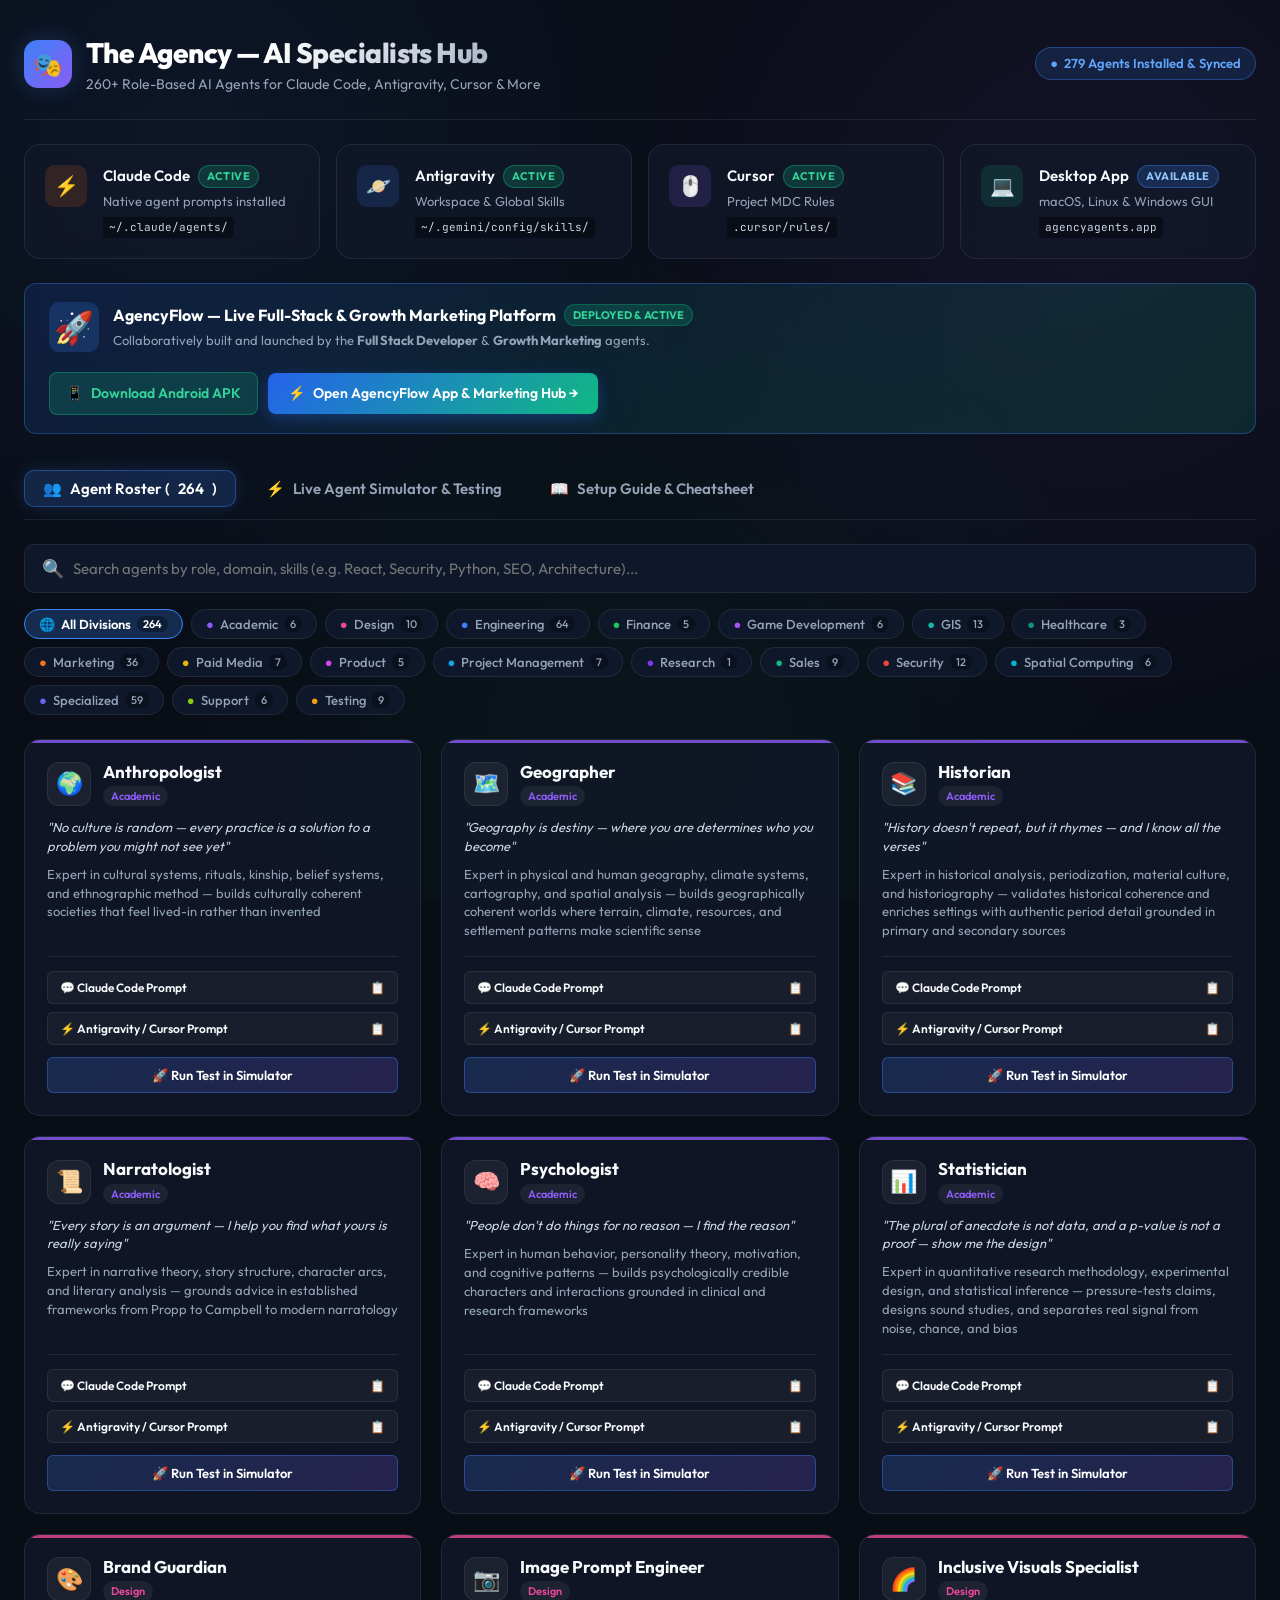
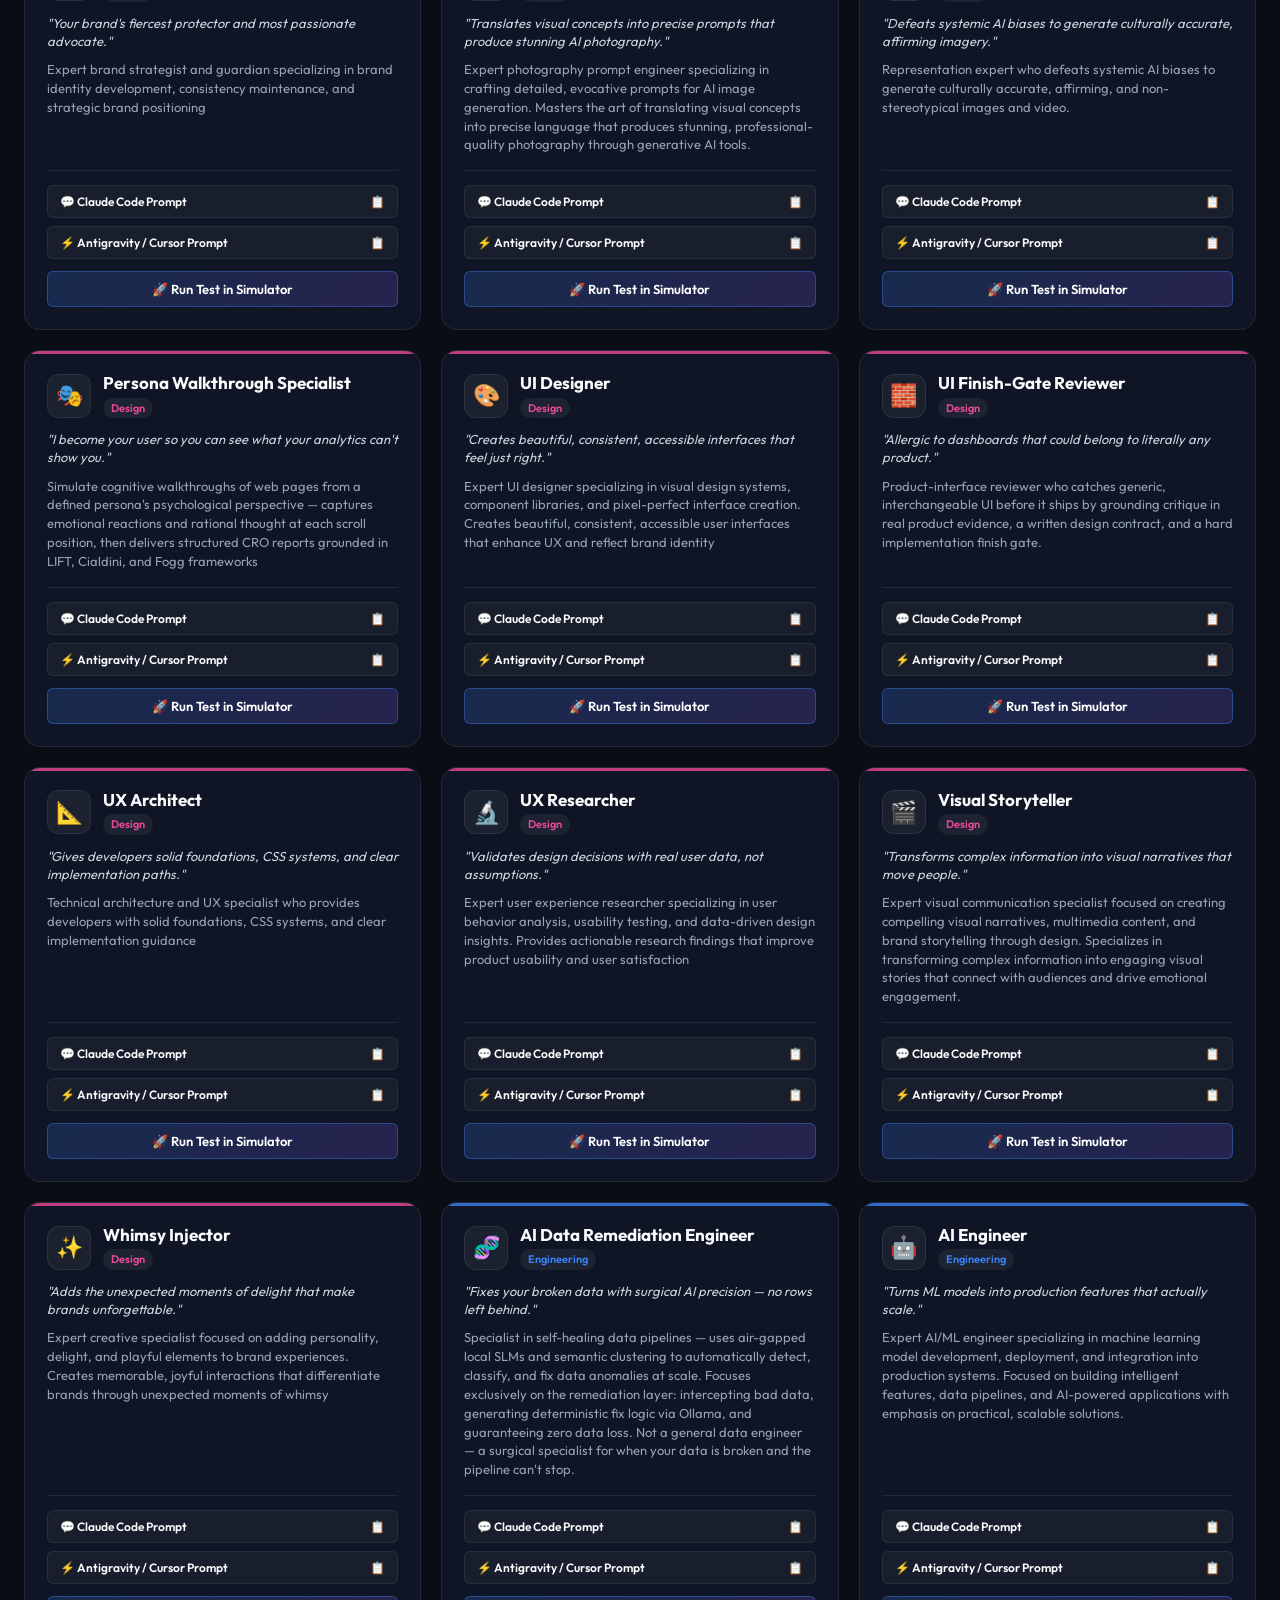
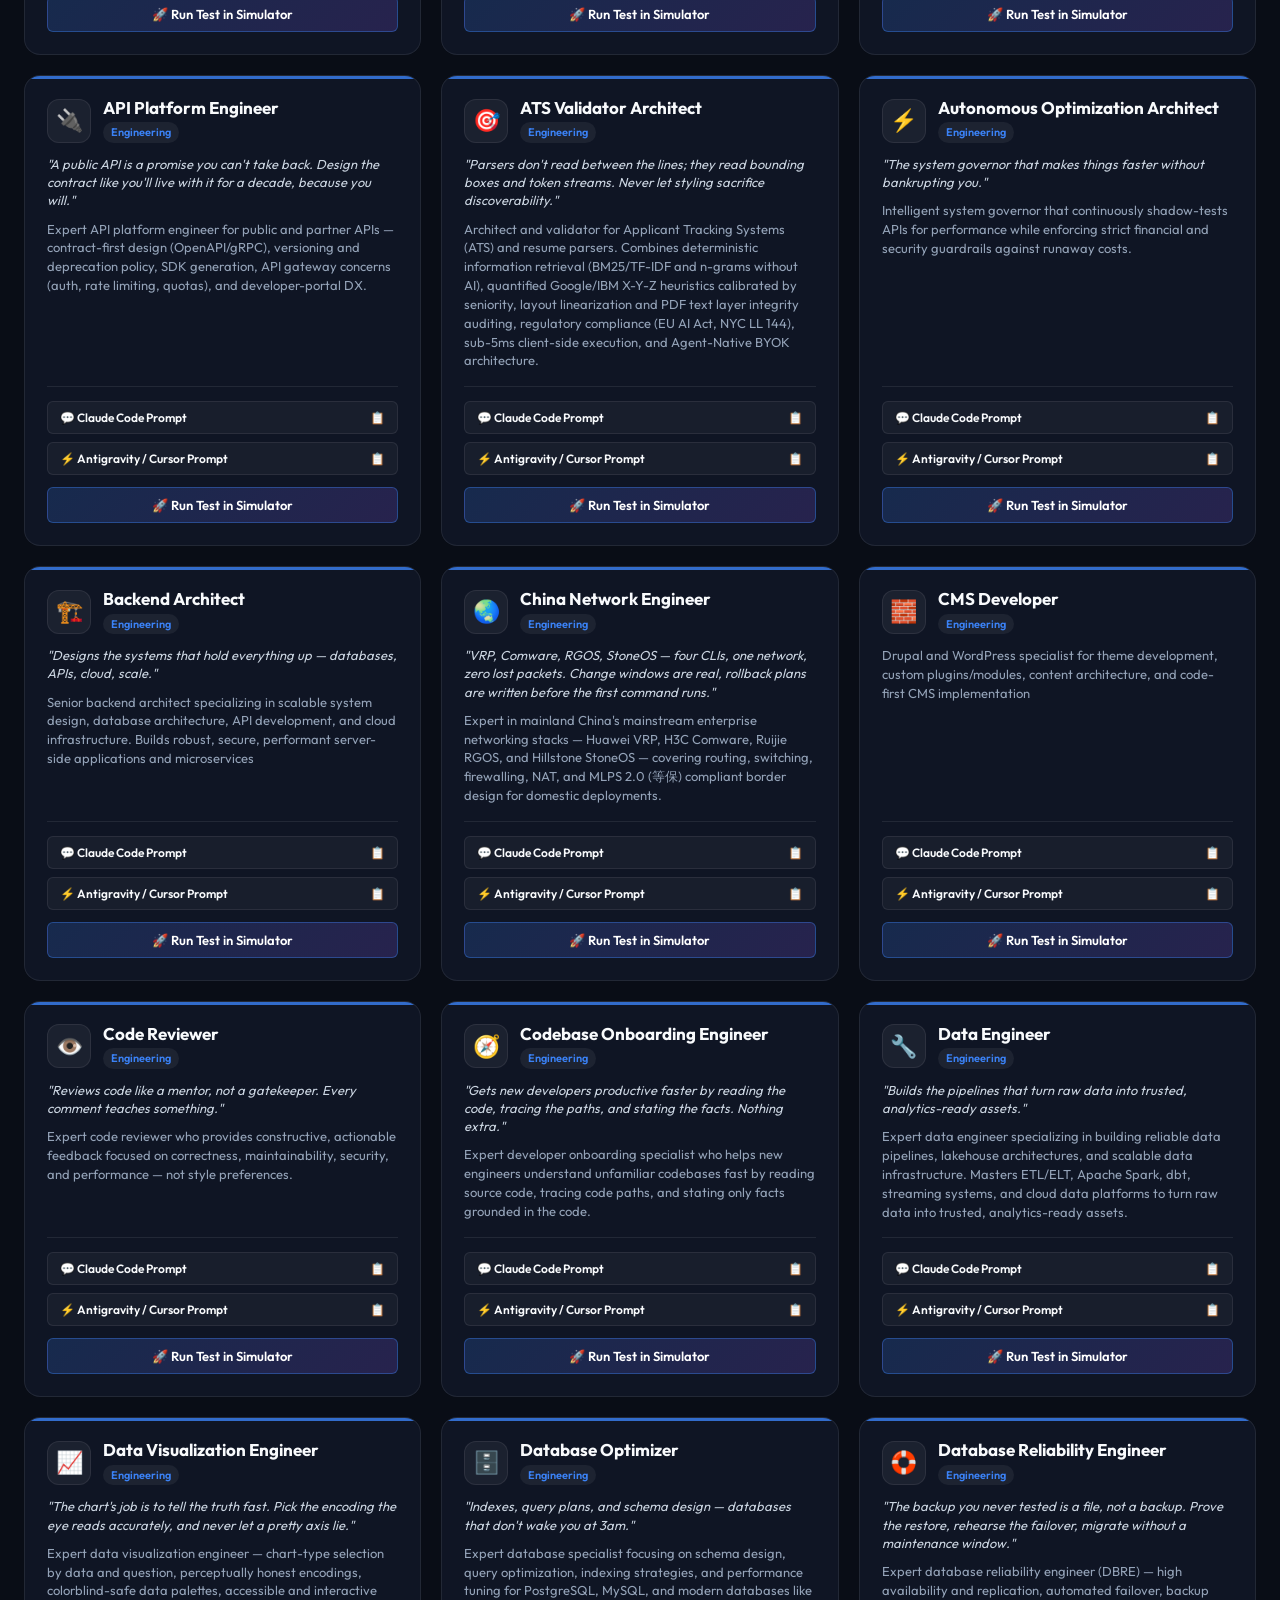
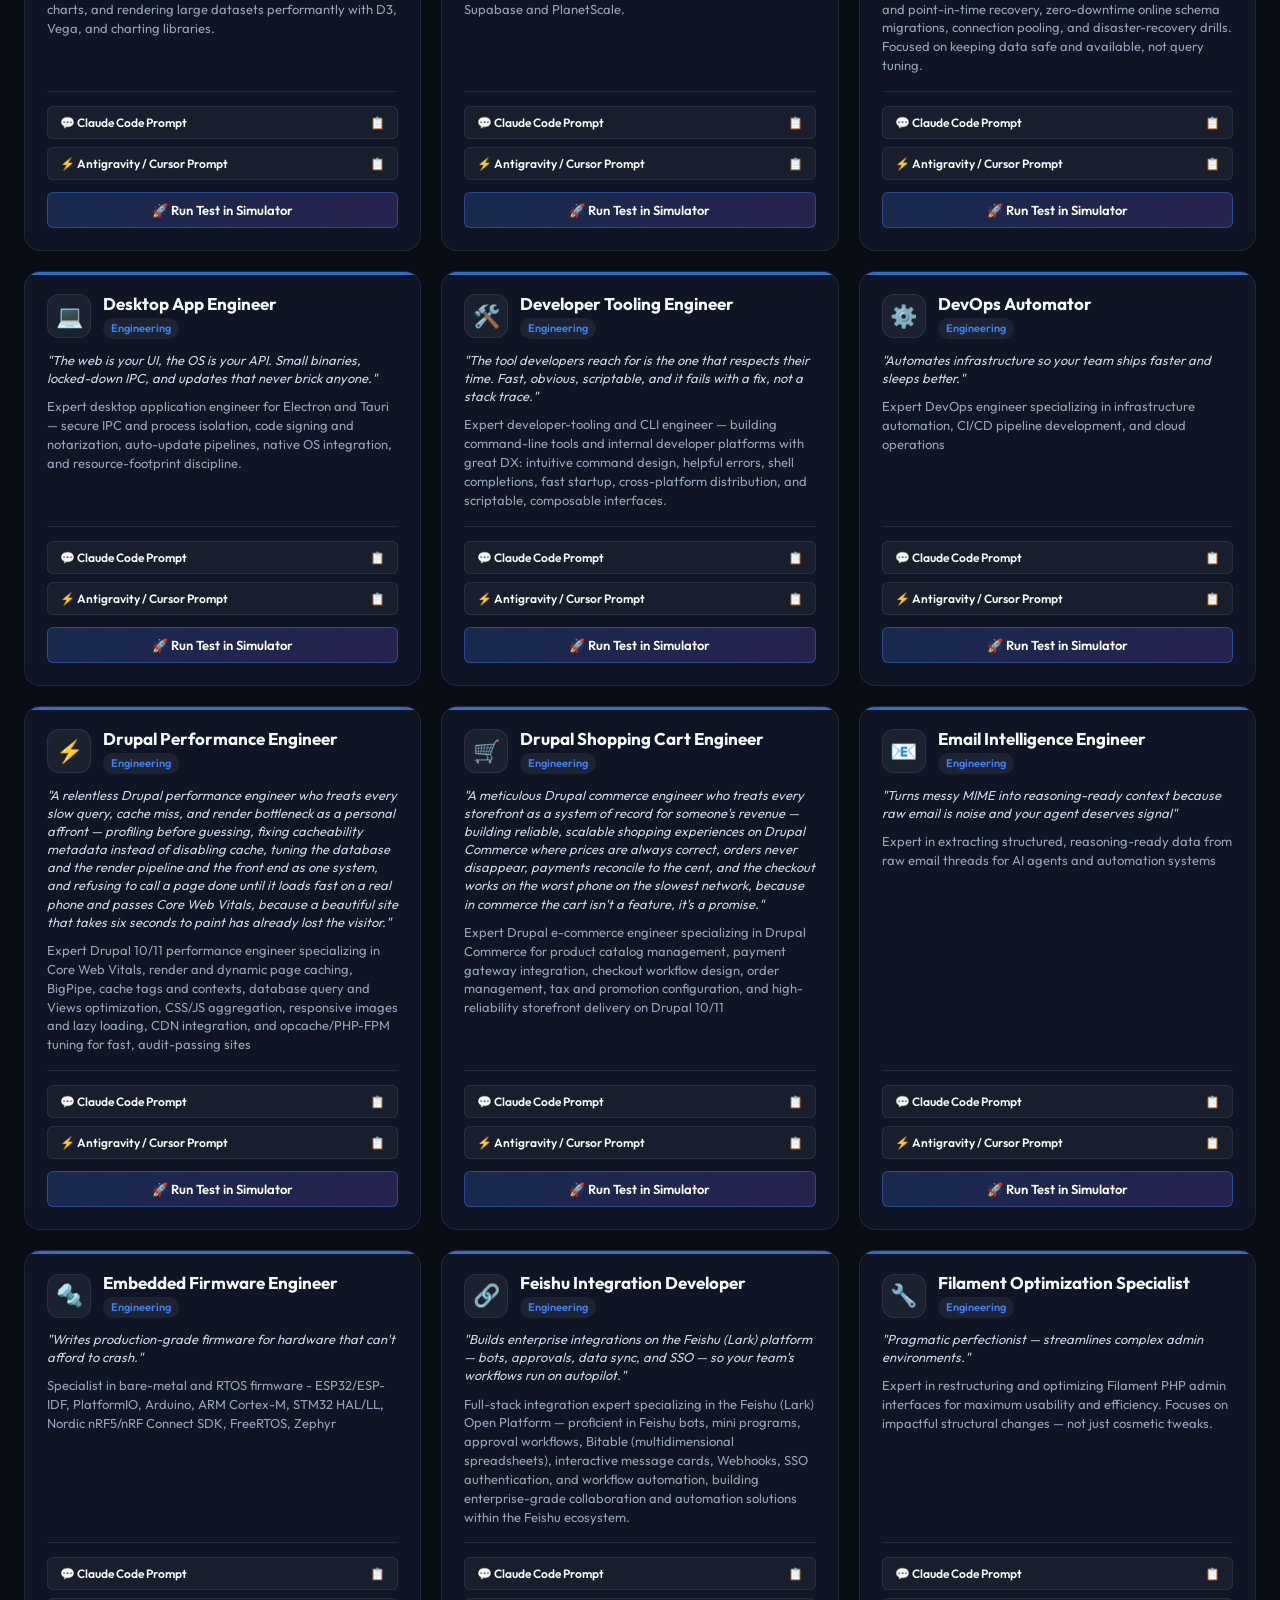
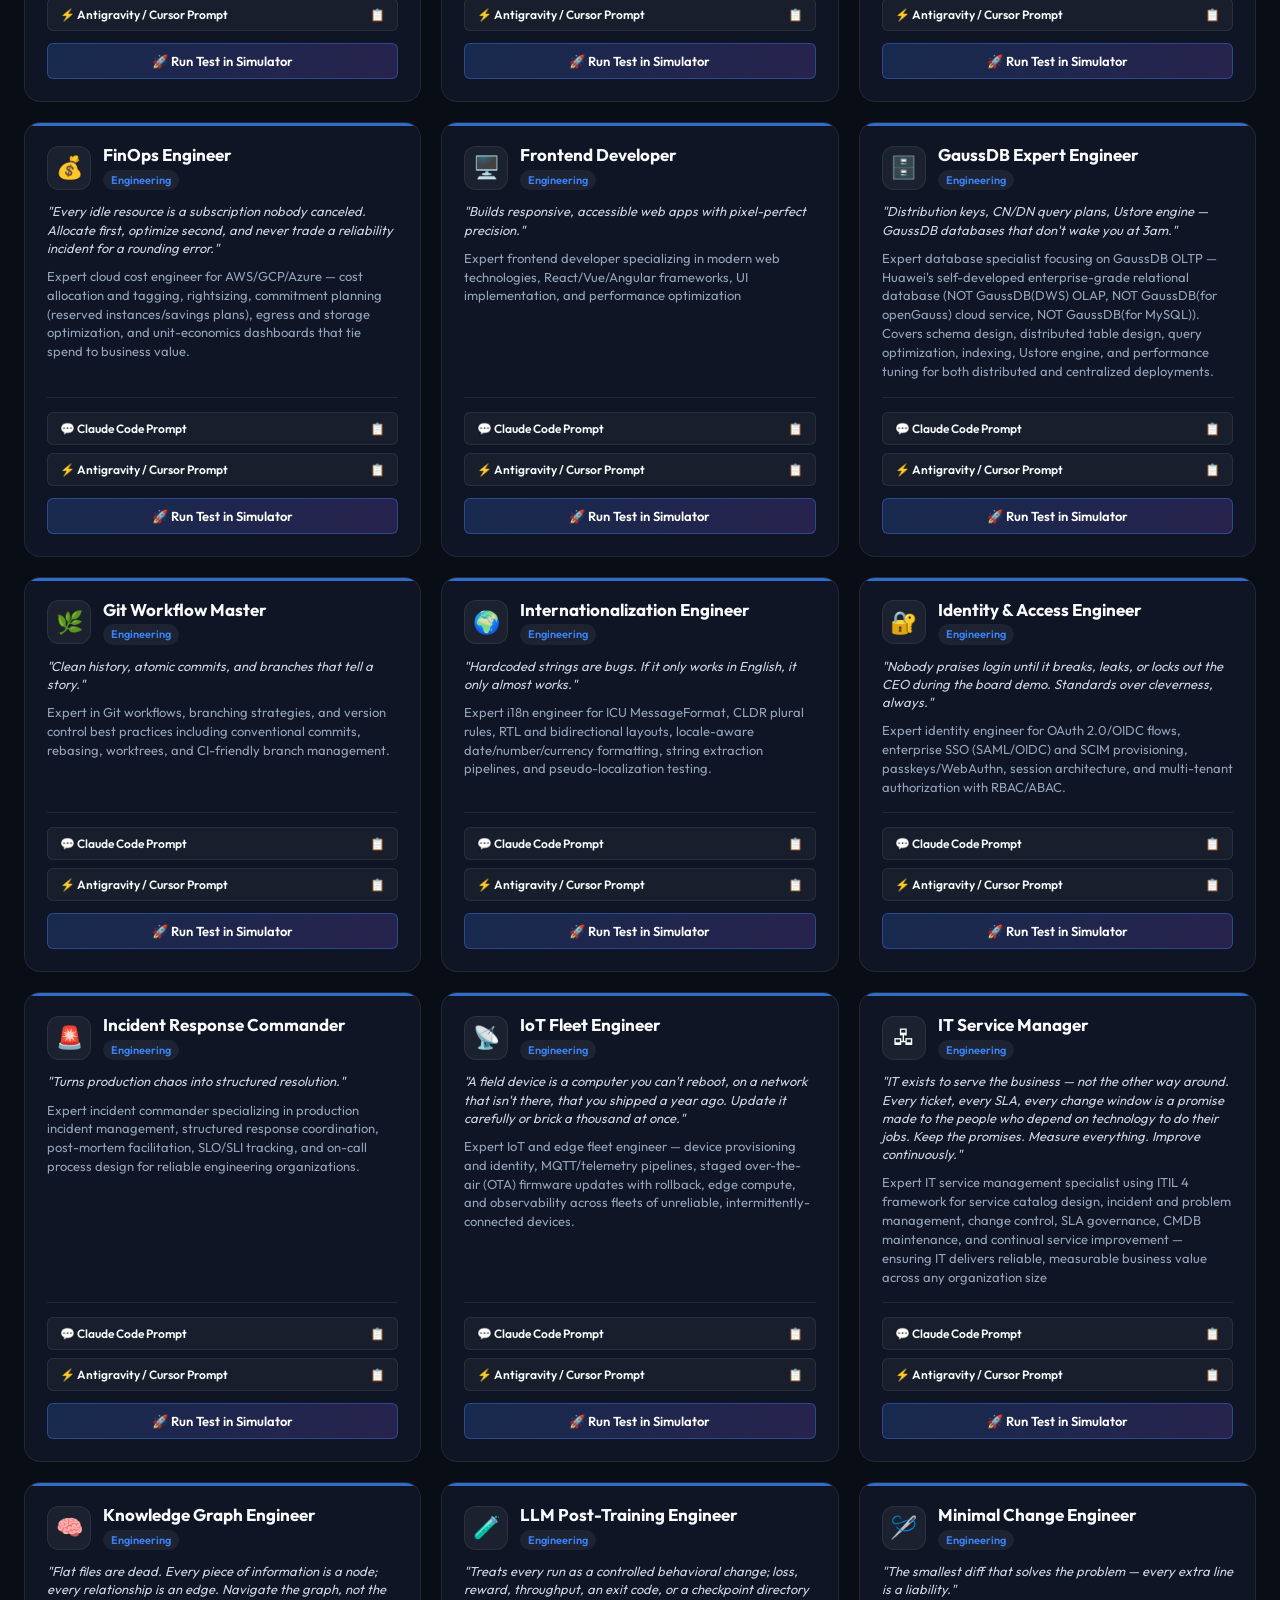
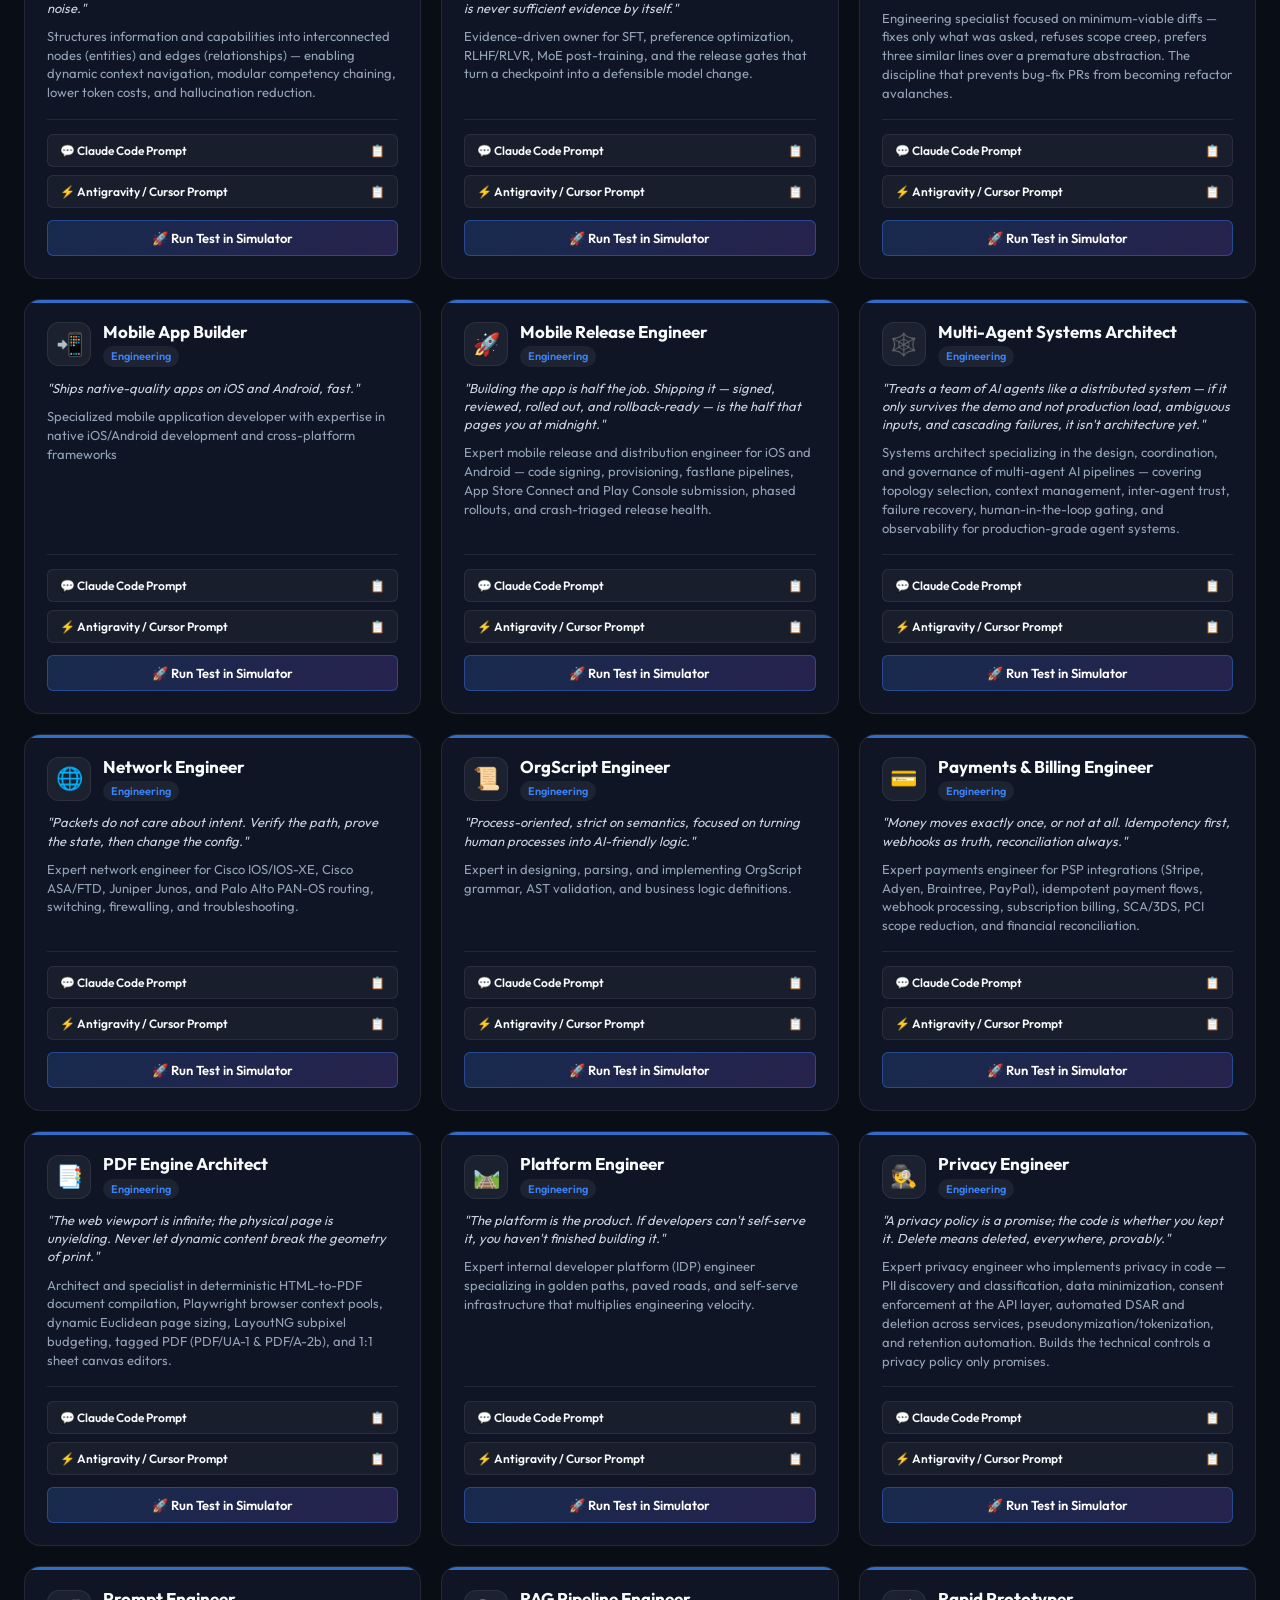
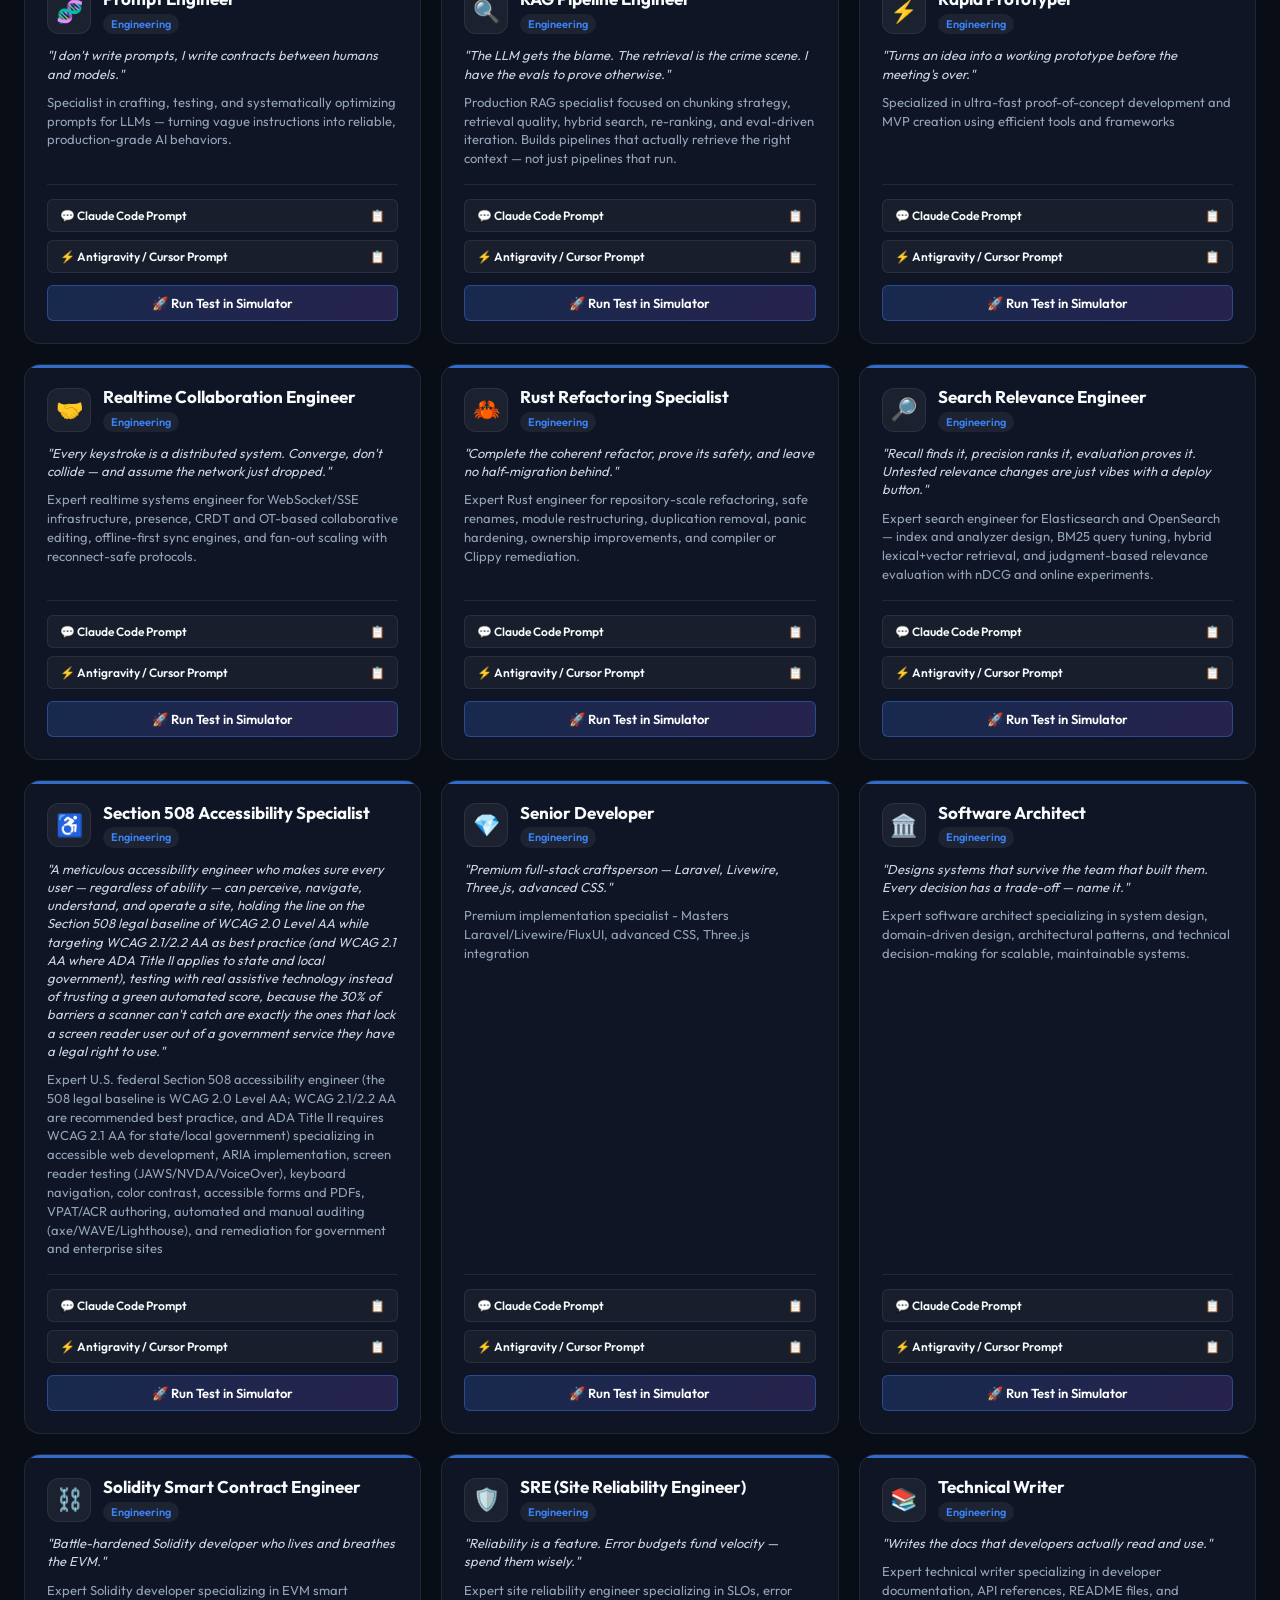
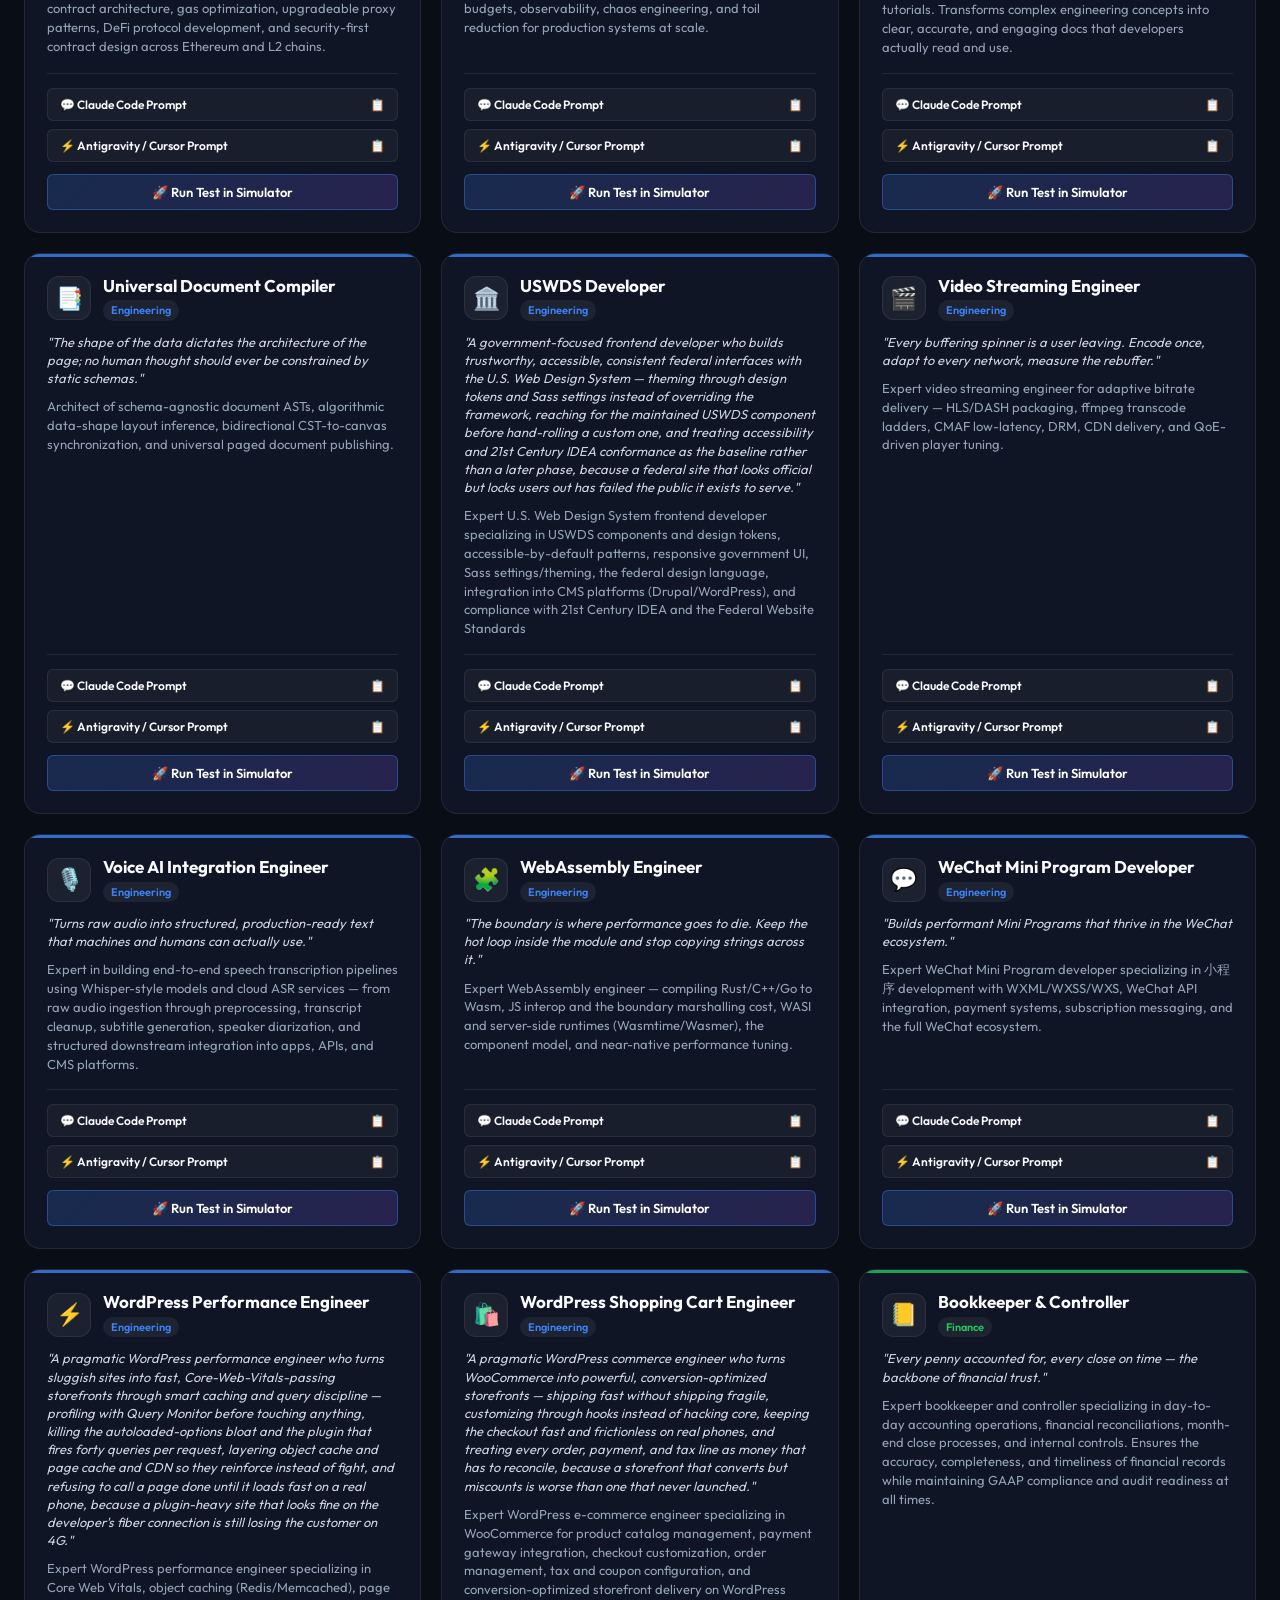
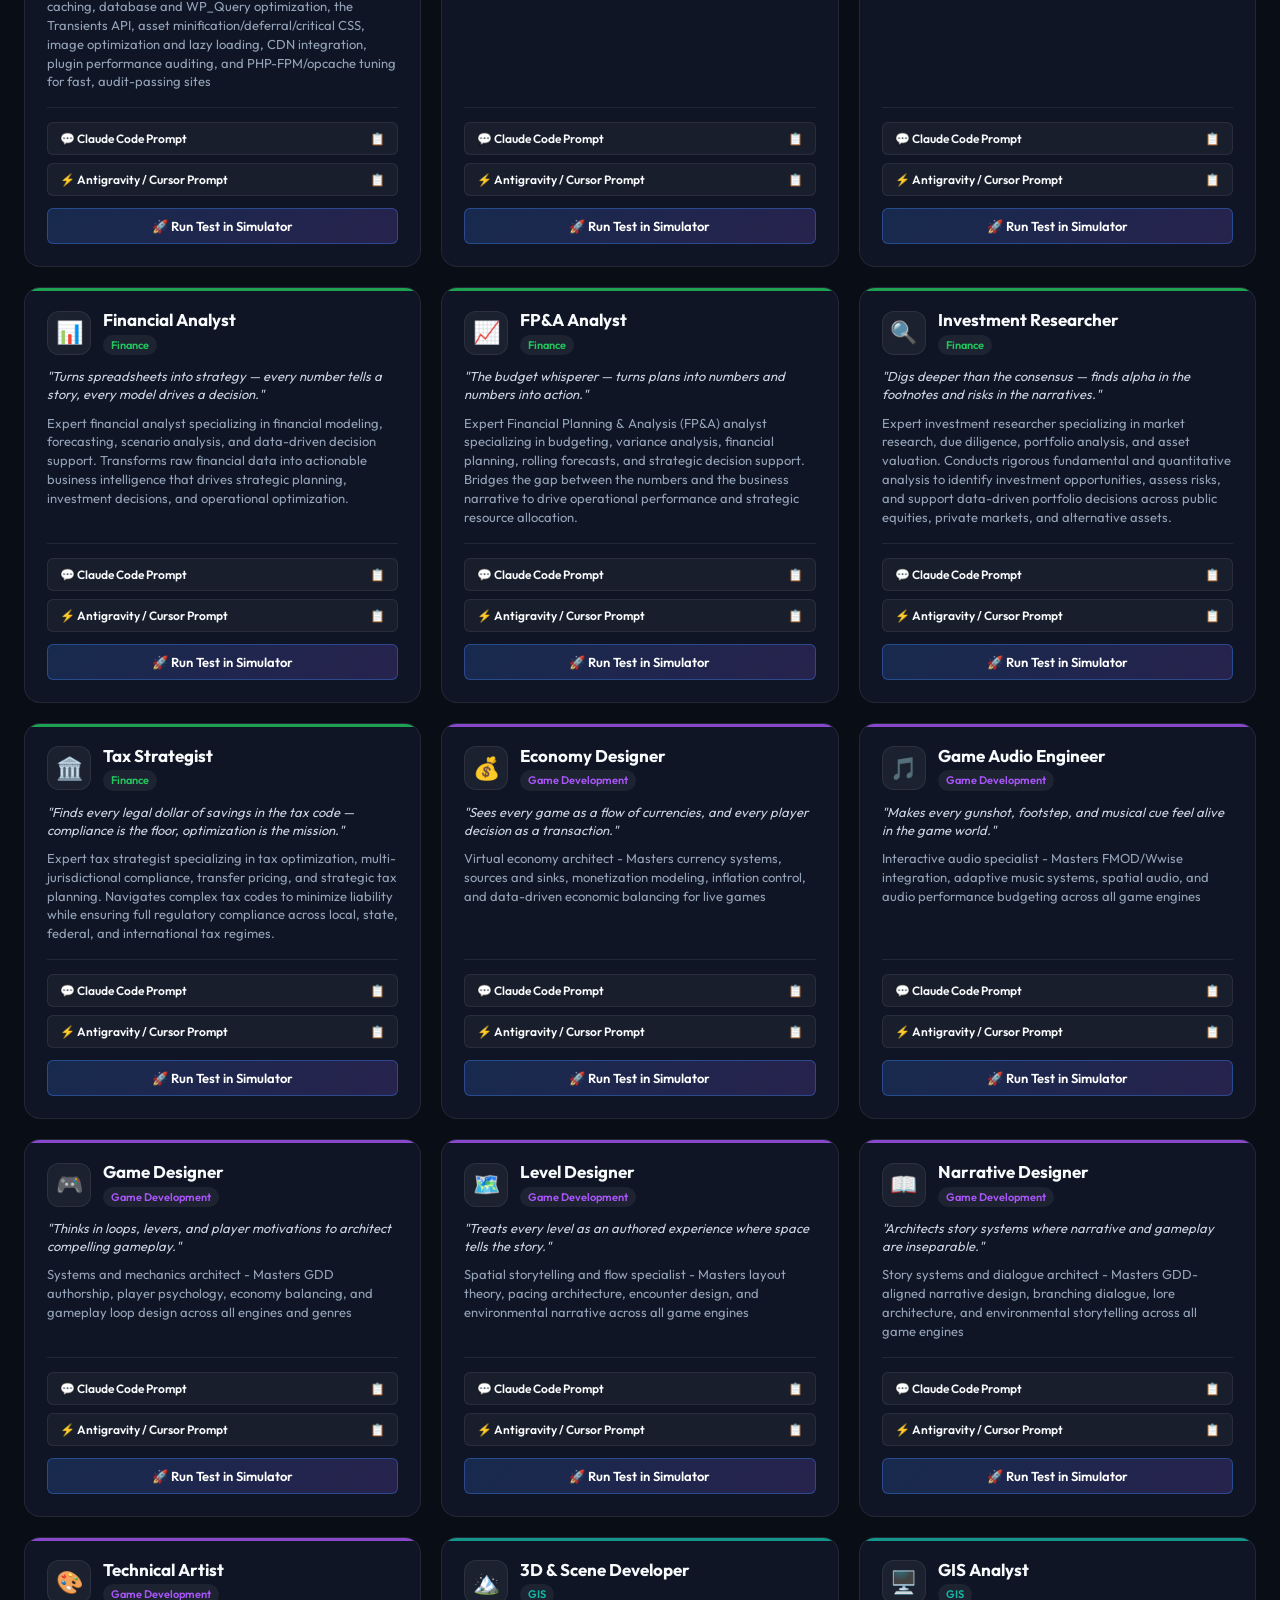
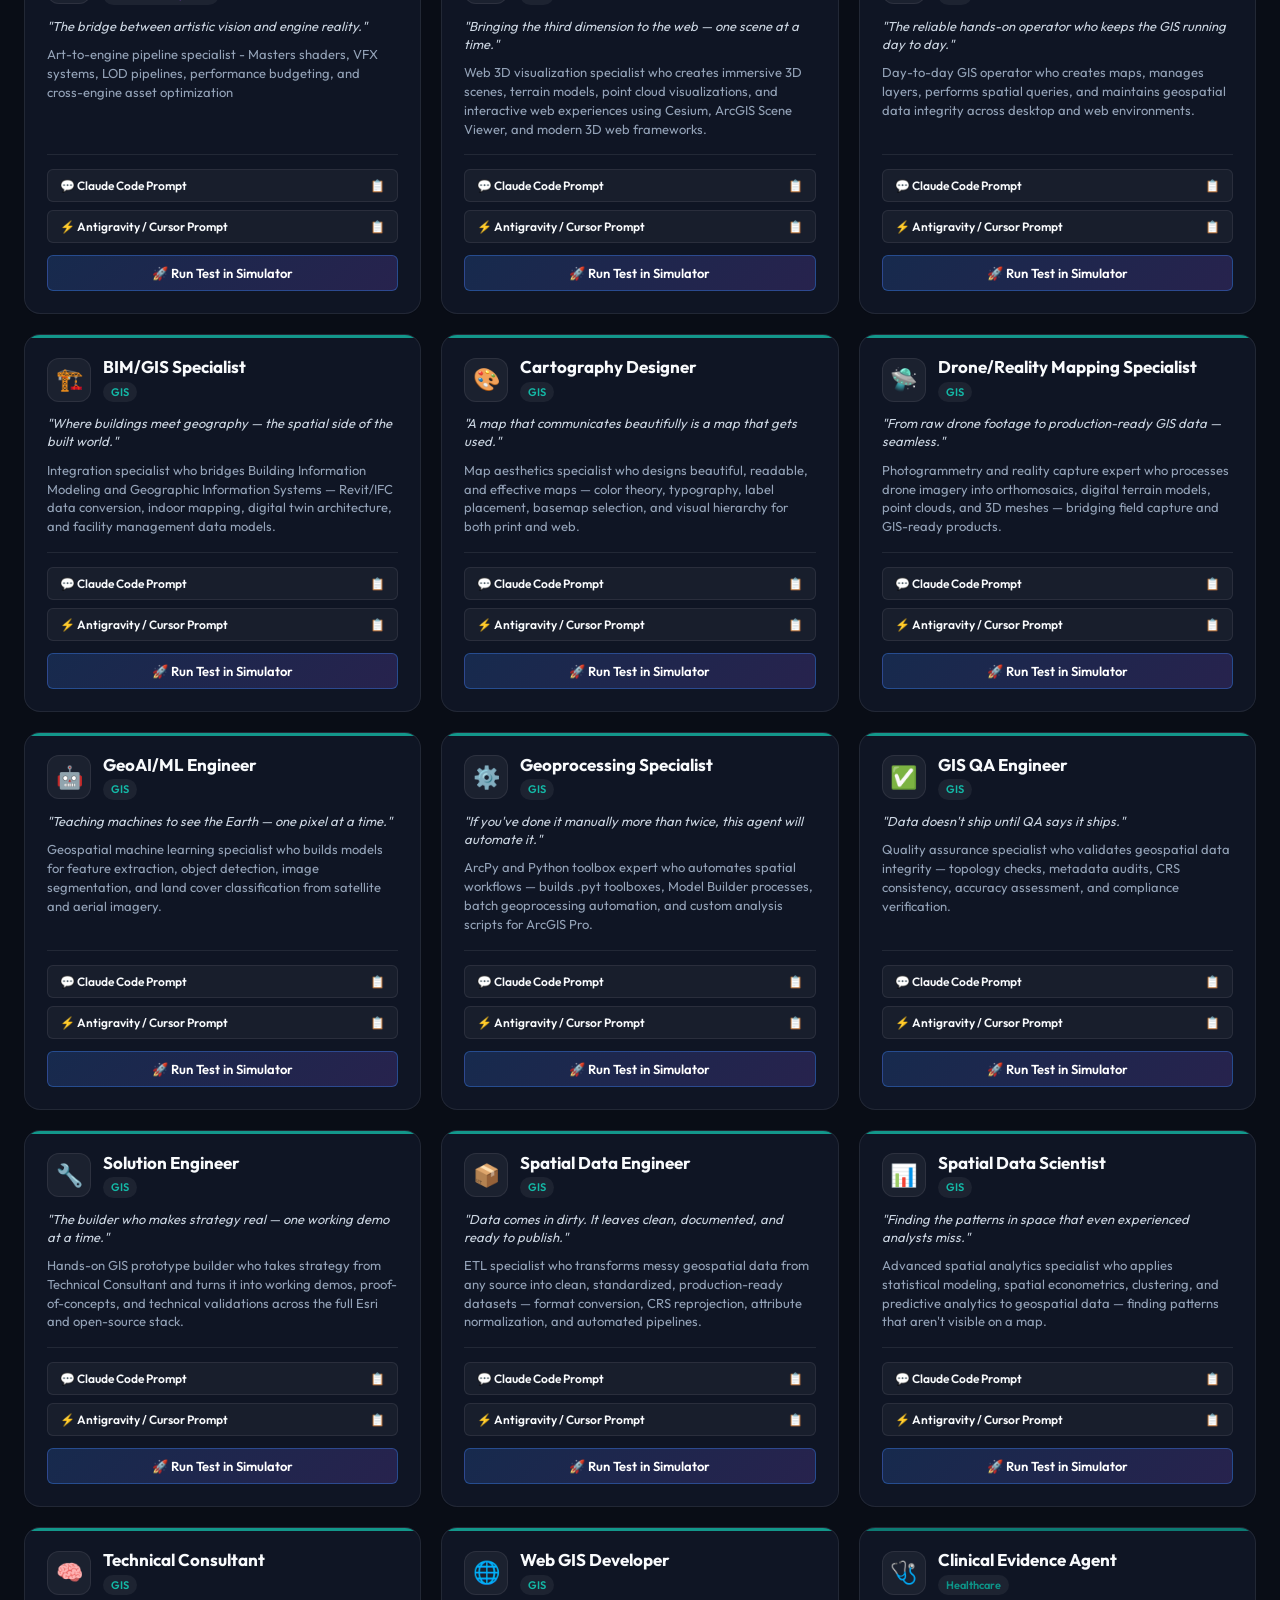
<file: demo/index.html>
<!DOCTYPE html>
<html lang="en">
<head>
  <meta charset="UTF-8">
  <meta name="viewport" content="width=device-width, initial-scale=1.0">
  <title>The Agency · AI Specialists Hub & Explorer</title>
  <link rel="stylesheet" href="style.css">
  <link rel="preconnect" href="https://fonts.googleapis.com">
  <link rel="preconnect" href="https://fonts.gstatic.com" crossorigin>
</head>
<body>
  <div class="container">
    <!-- Header -->
    <header>
      <div class="brand-row">
        <div class="brand-title">
          <div class="brand-icon">🎭</div>
          <div class="brand-text">
            <h1>The Agency — AI Specialists Hub</h1>
            <p>260+ Role-Based AI Agents for Claude Code, Antigravity, Cursor & More</p>
          </div>
        </div>
        <div class="badge-official">
          <span>●</span> 279 Agents Installed & Synced
        </div>
      </div>

      <!-- Installation Status Cards -->
      <div class="status-grid">
        <div class="status-card">
          <div class="status-icon" style="background: rgba(249, 115, 22, 0.15); color: #fb923c;">⚡</div>
          <div class="status-info">
            <h3>Claude Code <span class="status-tag tag-active">Active</span></h3>
            <p>Native agent prompts installed</p>
            <code>~/.claude/agents/</code>
          </div>
        </div>

        <div class="status-card">
          <div class="status-icon" style="background: rgba(59, 130, 246, 0.15); color: #60a5fa;">🪐</div>
          <div class="status-info">
            <h3>Antigravity <span class="status-tag tag-active">Active</span></h3>
            <p>Workspace & Global Skills</p>
            <code>~/.gemini/config/skills/</code>
          </div>
        </div>

        <div class="status-card">
          <div class="status-icon" style="background: rgba(139, 92, 246, 0.15); color: #c084fc;">🖱️</div>
          <div class="status-info">
            <h3>Cursor <span class="status-tag tag-active">Active</span></h3>
            <p>Project MDC Rules</p>
            <code>.cursor/rules/</code>
          </div>
        </div>

        <div class="status-card">
          <div class="status-icon" style="background: rgba(16, 185, 129, 0.15); color: #34d399;">💻</div>
          <div class="status-info">
            <h3>Desktop App <span class="status-tag tag-active" style="background: rgba(59, 130, 246, 0.2); color:#93c5fd; border-color: rgba(59,130,246,0.4)">Available</span></h3>
            <p>macOS, Linux & Windows GUI</p>
            <code>agencyagents.app</code>
          </div>
        </div>
      </div>

      <!-- Featured App: AgencyFlow Dual-Agent Deployment -->
      <div style="background: linear-gradient(135deg, rgba(37, 99, 235, 0.15), rgba(16, 185, 129, 0.15)); border: 1px solid rgba(59, 130, 246, 0.35); border-radius: 12px; padding: 18px 24px; margin-top: 24px; display: flex; align-items: center; justify-content: space-between; gap: 20px; flex-wrap: wrap;">
        <div style="display: flex; align-items: center; gap: 14px;">
          <div style="font-size: 32px; background: rgba(59, 130, 246, 0.2); width: 50px; height: 50px; border-radius: 10px; display: flex; align-items: center; justify-content: center;">🚀</div>
          <div>
            <div style="display: flex; align-items: center; gap: 8px; margin-bottom: 4px;">
              <strong style="font-size: 16px; color: #fff;">AgencyFlow — Live Full-Stack & Growth Marketing Platform</strong>
              <span style="background: rgba(16,185,129,0.2); color: #34d399; font-size: 11px; font-weight: 700; padding: 2px 8px; border-radius: 9999px; border: 1px solid rgba(16,185,129,0.3);">DEPLOYED & ACTIVE</span>
            </div>
            <p style="font-size: 13px; color: var(--text-secondary); margin: 0;">Collaboratively built and launched by the <strong>Full Stack Developer</strong> & <strong>Growth Marketing</strong> agents.</p>
          </div>
        </div>
        <div style="display: flex; gap: 10px; align-items: center;">
          <a href="https://github.com/sultantipu199/agency-agents/releases/download/v1.0.1/AgencyFlow.apk" download="AgencyFlow.apk" style="display: inline-flex; align-items: center; gap: 8px; background: rgba(16, 185, 129, 0.2); border: 1px solid rgba(16, 185, 129, 0.4); color: #34d399; text-decoration: none; padding: 10px 16px; border-radius: 8px; font-weight: 600; font-size: 14px; transition: transform 0.2s;" onmouseover="this.style.transform='translateY(-2px)'" onmouseout="this.style.transform='none'">
            <span>📱</span> Download Android APK
          </a>
          <a href="agencyflow/index.html" style="display: inline-flex; align-items: center; gap: 8px; background: linear-gradient(135deg, #2563eb, #10b981); color: #fff; text-decoration: none; padding: 10px 20px; border-radius: 8px; font-weight: 600; font-size: 14px; box-shadow: 0 4px 14px rgba(37, 99, 235, 0.35); transition: transform 0.2s;" onmouseover="this.style.transform='translateY(-2px)'" onmouseout="this.style.transform='none'">
            <span>⚡</span> Open AgencyFlow App & Marketing Hub →
          </a>
        </div>
      </div>
    </header>

    <!-- Navigation Tabs -->
    <div class="tabs-container">
      <button class="tab-btn active" id="tab-roster-btn" onclick="switchTab('roster')">
        <span>👥</span> Agent Roster (<span id="total-count">...</span>)
      </button>
      <button class="tab-btn" id="tab-playground-btn" onclick="switchTab('playground')">
        <span>⚡</span> Live Agent Simulator & Testing
      </button>
      <button class="tab-btn" id="tab-guide-btn" onclick="switchTab('guide')">
        <span>📖</span> Setup Guide & Cheatsheet
      </button>
    </div>

    <!-- TAB 1: ROSTER EXPLORER -->
    <section id="section-roster">
      <div class="controls-bar">
        <div class="search-box">
          <span class="search-icon">🔍</span>
          <input type="text" id="search-input" class="search-input" placeholder="Search agents by role, domain, skills (e.g. React, Security, Python, SEO, Architecture)..." oninput="filterAgents()">
        </div>
        <div class="divisions-pills" id="divisions-pills">
          <!-- Populated dynamically -->
        </div>
      </div>

      <div class="agents-grid" id="agents-grid">
        <!-- Populated dynamically -->
      </div>
    </section>

    <!-- TAB 2: PLAYGROUND & TEST SUITE -->
    <section id="section-playground" class="playground-section">
      <div class="panel-card">
        <div class="panel-title">
          <span>🎮</span> Agent Task Launcher
        </div>

        <div class="form-group">
          <label class="form-label">Select Specialist Agent</label>
          <select id="sim-agent-select" class="form-select" onchange="loadAgentPreset()">
            <!-- Populated dynamically -->
          </select>
        </div>

        <div class="form-group">
          <label class="form-label">Workflow Task / Prompt</label>
          <textarea id="sim-prompt-input" class="form-textarea" placeholder="Enter task instruction or select a preset..."></textarea>
        </div>

        <button class="run-btn" id="run-sim-btn" onclick="runSimulation()">
          <span>🚀</span> Execute Specialist Agent Workflow
        </button>

        <div style="margin-top: 18px; font-size: 13px; color: var(--text-muted);">
          💡 <strong>Tip:</strong> You can also copy the activation prompt and paste directly into Claude Code, Antigravity IDE, or Cursor.
        </div>
      </div>

      <div class="panel-card">
        <div class="panel-title">
          <span>📋</span> Agent Execution Output & Deliverables
        </div>
        <div id="sim-output" class="output-console">Select an agent and task, then click "Execute Specialist Agent Workflow" to run a live test.</div>
      </div>
    </section>

    <!-- TAB 3: SETUP GUIDE & CHEATSHEET -->
    <section id="section-guide" style="display:none;">
      <div class="panel-card" style="margin-bottom: 20px;">
        <div class="panel-title"><span>🚀</span> Quick Start & Activation Reference</div>
        <p style="color: var(--text-secondary); margin-bottom: 16px;">
          The Agency gives you specialized personas instead of generic chatbot answers. Here is how to use them across your tools:
        </p>

        <div style="display: grid; grid-template-columns: repeat(auto-fit, minmax(320px, 1fr)); gap: 16px;">
          <div style="background: var(--bg-secondary); padding: 18px; border-radius: 8px; border: 1px solid var(--border-color);">
            <h4 style="color: #60a5fa; margin-bottom: 8px;">1. Claude Code Activation</h4>
            <p style="font-size: 13px; color: var(--text-secondary); margin-bottom: 10px;">Installed to <code>~/.claude/agents/</code></p>
            <div style="background: #000; padding: 10px; border-radius: 6px; font-family: monospace; font-size: 12px; color: #a5f3fc;">
              "Hey Claude, activate Frontend Developer mode and help me build a React component."
            </div>
          </div>

          <div style="background: var(--bg-secondary); padding: 18px; border-radius: 8px; border: 1px solid var(--border-color);">
            <h4 style="color: #c084fc; margin-bottom: 8px;">2. Antigravity IDE Activation</h4>
            <p style="font-size: 13px; color: var(--text-secondary); margin-bottom: 10px;">Installed to <code>~/.gemini/config/skills/</code> and <code>.agents/skills/</code></p>
            <div style="background: #000; padding: 10px; border-radius: 6px; font-family: monospace; font-size: 12px; color: #fbcfe8;">
              "Use the Security Engineer skill to review authentication implementation."
            </div>
          </div>

          <div style="background: var(--bg-secondary); padding: 18px; border-radius: 8px; border: 1px solid var(--border-color);">
            <h4 style="color: #34d399; margin-bottom: 8px;">3. Cursor IDE Activation</h4>
            <p style="font-size: 13px; color: var(--text-secondary); margin-bottom: 10px;">Installed to <code>.cursor/rules/</code></p>
            <div style="background: #000; padding: 10px; border-radius: 6px; font-family: monospace; font-size: 12px; color: #bbf7d0;">
              Rules are automatically active or tag <code>@engineering-backend-architect.mdc</code>
            </div>
          </div>
        </div>

        <div style="margin-top: 24px; padding: 16px; background: rgba(59, 130, 246, 0.08); border-radius: 8px; border: 1px solid rgba(59, 130, 246, 0.2);">
          <h4 style="color: #93c5fd; margin-bottom: 6px;">Selective Installation Commands</h4>
          <code style="font-size: 12px; display: block; margin: 4px 0; color: #e2e8f0;">./scripts/install.sh --tool claude-code --division engineering,security</code>
          <code style="font-size: 12px; display: block; margin: 4px 0; color: #e2e8f0;">./scripts/install.sh --tool claude-code --agent frontend-developer,ui-designer</code>
          <code style="font-size: 12px; display: block; margin: 4px 0; color: #e2e8f0;">./scripts/convert.sh  # Regenerates tool formats if agents are updated</code>
        </div>
      </div>
    </section>
  </div>

  <!-- Toast Notification -->
  <div id="toast" class="toast">
    <span>✓</span> <span id="toast-msg">Copied prompt to clipboard!</span>
  </div>

  <script src="app.js"></script>
</body>
</html>
</file>
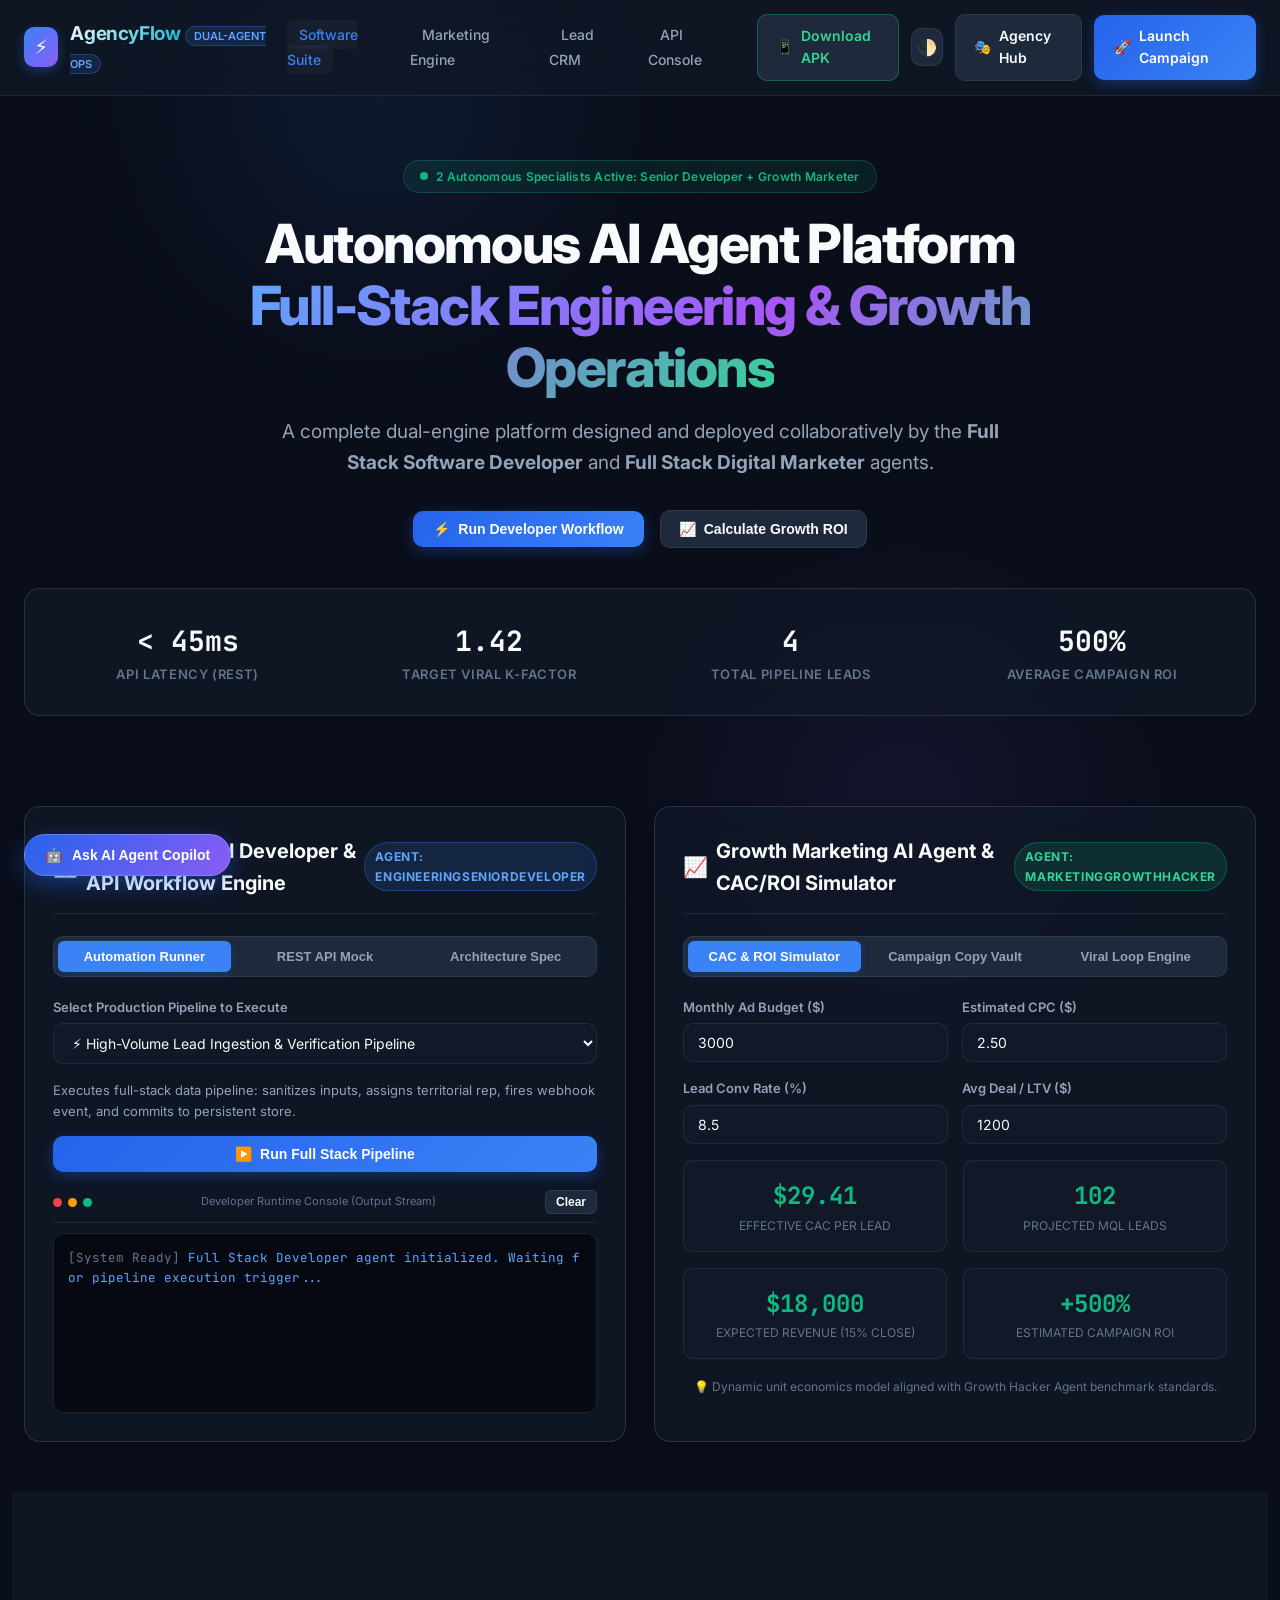
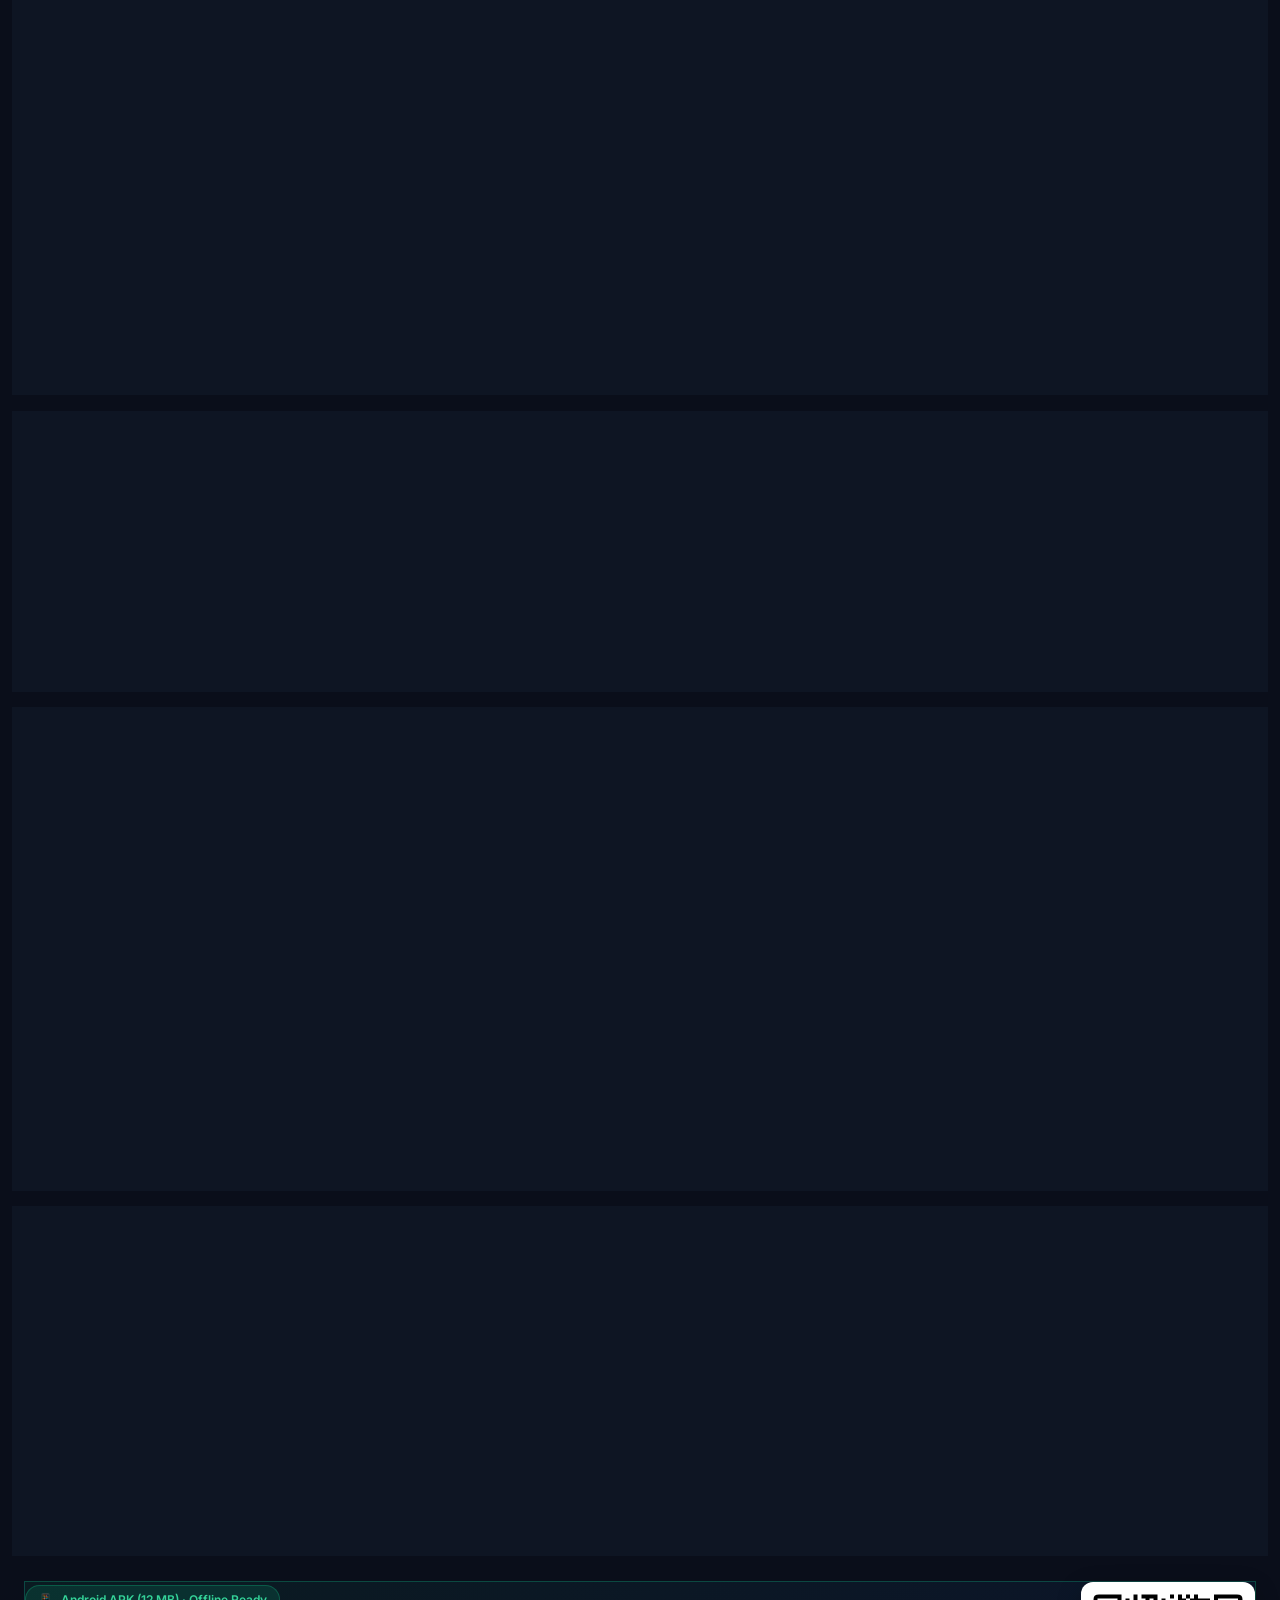
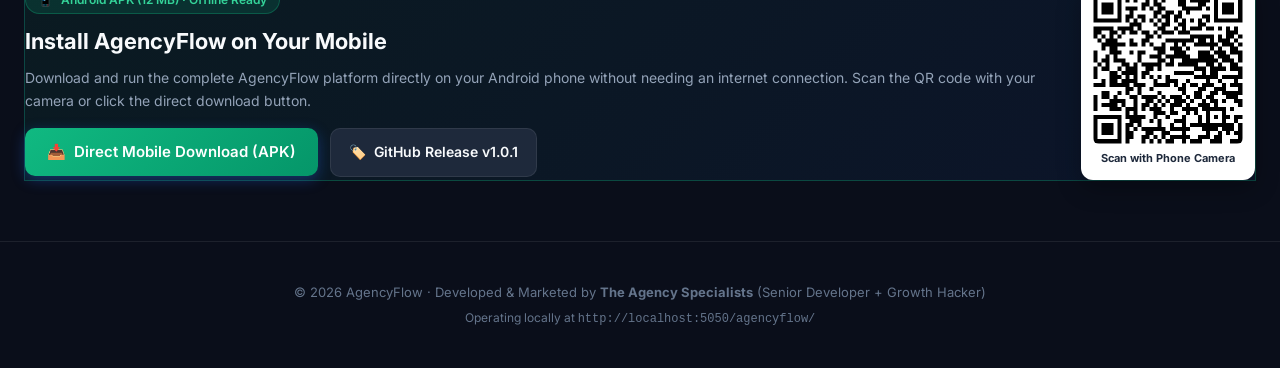
<file: demo/agencyflow/index.html>
<!DOCTYPE html>
<html lang="en" data-theme="dark">
<head>
  <meta charset="UTF-8">
  <meta name="viewport" content="width=device-width, initial-scale=1.0">
  <title>Autonomous AI Agent Platform | AgencyFlow Workflow Engine</title>
  <meta name="description" content="Deploy autonomous AI software developers and growth marketers. Run simulated API workflows, calculate live CAC/ROI, and manage leads. Launch free or download APK.">
  <meta name="keywords" content="autonomous ai agent platform, ai developer workflow automation, autonomous marketing ai agent, multi agent workflow software, ai cac and roi calculator, lead crm ai copilot, offline ai agent apk">
  
  <!-- OpenGraph / Social Meta -->
  <meta property="og:title" content="Autonomous AI Agent Platform | AgencyFlow Workflow Engine">
  <meta property="og:description" content="Deploy autonomous AI software developers and growth marketers. Run simulated API workflows, calculate live CAC/ROI, and manage leads.">
  <meta property="og:type" content="website">
  <meta property="og:url" content="http://localhost:5050/agencyflow/">
  <meta name="twitter:card" content="summary_large_image">

    <!-- JSON-LD Structured Data for AEO / High-Intent SEO -->
  <script type="application/ld+json">
  [
    {
      "@context": "https://schema.org",
      "@type": "SoftwareApplication",
      "name": "AgencyFlow",
      "applicationCategory": "BusinessApplication",
      "applicationSubCategory": "Autonomous AI Agent Workflow Platform",
      "operatingSystem": "Web, Android",
      "description": "Autonomous full-stack engineering and multi-channel digital marketing operations platform powered by Agency AI Specialists.",
      "offers": {
        "@type": "Offer",
        "price": "0.00",
        "priceCurrency": "USD"
      },
      "featureList": [
        "Autonomous Full-Stack Developer Workflow Execution",
        "Real-Time REST API Mock Testing Console",
        "Live CAC and ROI Growth Marketing Simulator",
        "Multi-Stage Lead Management CRM with CSV Export",
        "Offline-Ready Android APK Packaging"
      ],
      "creator": {
        "@type": "Organization",
        "name": "The Agency Specialists"
      }
    },
    {
      "@context": "https://schema.org",
      "@type": "FAQPage",
      "mainEntity": [
        {
          "@type": "Question",
          "name": "What is an autonomous AI agent platform?",
          "acceptedAnswer": {
            "@type": "Answer",
            "text": "An autonomous AI agent platform is a coordinated system of specialized AI models that independently plan, execute code, test APIs, model marketing unit economics, and manage operational workflows without continuous human prompting."
          }
        },
        {
          "@type": "Question",
          "name": "How do developer and marketing AI agents collaborate in AgencyFlow?",
          "acceptedAnswer": {
            "@type": "Answer",
            "text": "AgencyFlow pairs a Full Stack Software Developer agent with a Growth Marketing Specialist agent. The developer executes API logic, RBAC security audits, and infrastructure tasks, while the marketer calculates CAC, generates conversion hooks, and optimizes pipeline growth in real time."
          }
        },
        {
          "@type": "Question",
          "name": "Can AgencyFlow run offline on mobile devices?",
          "acceptedAnswer": {
            "@type": "Answer",
            "text": "Yes. AgencyFlow features a standalone signed Android APK (12MB) that runs client-side workflows, calculators, and simulated REST consoles locally without an active internet connection."
          }
        }
      ]
    }
  ]
  </script>

  <link rel="manifest" href="manifest.json">
  <meta name="theme-color" content="#2563eb">
  <link rel="icon" type="image/svg+xml" href="icon-192.svg">
  <link rel="stylesheet" href="styles.css">
  <link rel="preconnect" href="https://fonts.googleapis.com">
  <link rel="preconnect" href="https://fonts.gstatic.com" crossorigin>
  <link href="https://fonts.googleapis.com/css2?family=Inter:wght@400;500;600;700;800&family=JetBrains+Mono:wght@400;600&display=swap" rel="stylesheet">
</head>
<body>

  <!-- Navigation -->
  <nav class="navbar" id="main-nav">
    <div class="container nav-wrap">
      <a href="index.html" class="nav-brand" id="brand-logo-link">
        <div class="nav-logo-icon">⚡</div>
        <div>
          <span class="nav-brand-title">AgencyFlow</span>
          <span class="nav-brand-tag">Dual-Agent Ops</span>
        </div>
      </a>

      <ul class="nav-links">
        <li><a href="#dev-section" class="active" id="nav-link-dev">Software Suite</a></li>
        <li><a href="#mktg-section" id="nav-link-mktg">Marketing Engine</a></li>
        <li><a href="#crm-section" id="nav-link-crm">Lead CRM</a></li>
        <li><a href="#api-section" id="nav-link-api">API Console</a></li>
      </ul>

      <div class="nav-actions">
        <a href="https://github.com/sultantipu199/agency-agents/releases/download/v1.0.1/AgencyFlow.apk" download="AgencyFlow.apk" class="btn-secondary" id="download-apk-btn" style="border-color: rgba(16,185,129,0.4); color: #34d399;">
          <span>📱</span> Download APK
        </a>
        <button class="btn-icon" id="theme-toggle-btn" aria-label="Toggle Light/Dark Theme" title="Toggle Theme" onclick="toggleTheme()">
          🌓
        </button>
        <a href="../index.html" class="btn-secondary" id="back-hub-btn">
          <span>🎭</span> Agency Hub
        </a>
        <a href="#mktg-section" class="btn-primary" id="launch-cta-btn">
          <span>🚀</span> Launch Campaign
        </a>
      </div>
    </div>
  </nav>

  <main class="container">
    <!-- Hero Section -->
    <header class="hero" id="hero-header">
      <div class="hero-pill">
        <span class="dot"></span> 2 Autonomous Specialists Active: Senior Developer + Growth Marketer
      </div>
      <h1 id="hero-main-heading">
        Autonomous AI Agent Platform <br>
        <span class="gradient-text">Full-Stack Engineering &amp; Growth Operations</span>
      </h1>
      <p class="hero-sub">
        A complete dual-engine platform designed and deployed collaboratively by the <strong>Full Stack Software Developer</strong> and <strong>Full Stack Digital Marketer</strong> agents.
      </p>

      <div class="hero-cta-group">
        <button class="btn-primary" id="hero-run-workflow-btn" onclick="scrollToSection('dev-section')">
          <span>⚡</span> Run Developer Workflow
        </button>
        <button class="btn-secondary" id="hero-calc-roi-btn" onclick="scrollToSection('mktg-section')">
          <span>📈</span> Calculate Growth ROI
        </button>
      </div>

      <!-- Live Operational Metrics -->
      <div class="stats-strip" id="stats-counter-strip">
        <div class="stat-item">
          <div class="stat-num" id="stat-latency">&lt; 45ms</div>
          <div class="stat-label">API Latency (REST)</div>
        </div>
        <div class="stat-item">
          <div class="stat-num" id="stat-kfactor">1.42</div>
          <div class="stat-label">Target Viral K-Factor</div>
        </div>
        <div class="stat-item">
          <div class="stat-num" id="stat-active-leads">42</div>
          <div class="stat-label">Total Pipeline Leads</div>
        </div>
        <div class="stat-item">
          <div class="stat-num" id="stat-roi-projected">420%</div>
          <div class="stat-label">Average Campaign ROI</div>
        </div>
      </div>
    </header>

    <!-- TWO CORE AGENT WORKSPACES -->
    <div class="workspace-grid">
      
      <!-- ============================================== -->
      <!-- AGENT 1: FULL STACK SOFTWARE DEVELOPER SUITE -->
      <!-- ============================================== -->
      <section class="glass-panel" id="dev-section" aria-labelledby="dev-heading">
        <div class="panel-header">
          <div class="panel-title" id="dev-heading">
            <span>💻</span> Autonomous AI Developer &amp; API Workflow Engine
          </div>
          <span class="panel-badge badge-dev">Agent: EngineeringSeniorDeveloper</span>
        </div>

        <div class="panel-tabs">
          <button class="tab-pill active" id="tab-btn-workflow" onclick="switchDevTab('workflow')">Automation Runner</button>
          <button class="tab-pill" id="tab-btn-api" onclick="switchDevTab('api')">REST API Mock</button>
          <button class="tab-pill" id="tab-btn-arch" onclick="switchDevTab('arch')">Architecture Spec</button>
        </div>

        <!-- Sub-panel 1: Workflow Runner -->
        <div id="dev-tab-workflow">
          <div class="form-group">
            <label class="form-label" for="workflow-select">Select Production Pipeline to Execute</label>
            <select id="workflow-select" class="form-select" onchange="updateWorkflowDescription()">
              <option value="lead-ingest">⚡ High-Volume Lead Ingestion & Verification Pipeline</option>
              <option value="auth-audit">🛡️ Zero-Trust Session & RBAC Security Audit</option>
              <option value="perf-optimize">🚀 Asset Tree Shaking & Sub-second Cache Warming</option>
              <option value="deploy-sync">🌐 Blue-Green Multi-Region Deployment Simulation</option>
            </select>
          </div>

          <p id="workflow-desc" style="font-size: 13px; color: var(--text-secondary); margin-bottom: 14px;">
            Executes full-stack data pipeline: sanitizes inputs, assigns territorial rep, fires webhook event, and commits to persistent store.
          </p>

          <button class="btn-primary" id="btn-trigger-workflow" onclick="executeDeveloperWorkflow()" style="width: 100%; justify-content: center; margin-bottom: 18px;">
            <span>▶️</span> Run Full Stack Pipeline
          </button>

          <div class="terminal-header">
            <div class="terminal-dots">
              <span></span><span></span><span></span>
            </div>
            <span>Developer Runtime Console (Output Stream)</span>
            <button class="btn-copy" id="btn-clear-dev-console" onclick="clearDevTerminal()">Clear</button>
          </div>
          <div class="terminal-window" id="dev-terminal" role="region" aria-live="polite">
            <div class="log-entry"><span class="log-time">[System Ready]</span> <span class="log-info">Full Stack Developer agent initialized. Waiting for pipeline execution trigger...</span></div>
          </div>
        </div>

        <!-- Sub-panel 2: REST API Mock -->
        <div id="dev-tab-api" style="display: none;">
          <div class="form-group">
            <label class="form-label" for="api-endpoint-select">API Endpoint Route</label>
            <div style="display: flex; gap: 8px;">
              <select id="api-method" class="form-select" style="max-width: 100px;">
                <option value="GET">GET</option>
                <option value="POST">POST</option>
              </select>
              <select id="api-endpoint-select" class="form-select">
                <option value="/api/v1/leads">/api/v1/leads (Pipeline Leads Query)</option>
                <option value="/api/v1/agents">/api/v1/agents (Specialists Roster)</option>
                <option value="/api/v1/metrics">/api/v1/metrics (Realtime Telemetry)</option>
              </select>
            </div>
          </div>

          <button class="btn-secondary" id="btn-test-api" onclick="testMockApi()" style="width: 100%; justify-content: center; margin-bottom: 14px;">
            <span>📡</span> Send HTTP Request
          </button>

          <div class="terminal-window" id="api-response-window" style="min-height: 180px;">
            <pre style="color: #a5f3fc; font-size: 12px; margin: 0;" id="api-output-pre">// Click "Send HTTP Request" to test simulated API response...</pre>
          </div>
        </div>

        <!-- Sub-panel 3: Architecture Spec -->
        <div id="dev-tab-arch" style="display: none;">
          <div style="background: var(--bg-surface); padding: 16px; border-radius: var(--radius-md); font-size: 13px; color: var(--text-secondary); line-height: 1.6;">
            <h4 style="color: var(--brand-primary); margin-bottom: 8px;">🏗️ Full Stack Technical Foundation</h4>
            <ul style="padding-left: 20px; margin-bottom: 12px;">
              <li><strong>Frontend:</strong> Semantic HTML5, CSS Custom Properties Design Tokens, Vanilla ES6+ State Flow.</li>
              <li><strong>UI Design:</strong> Glassmorphism 2.0 with <code>backdrop-filter</code>, 60fps micro-animations.</li>
              <li><strong>State Engine:</strong> Reactive in-memory state with synchronous <code>localStorage</code> persistence.</li>
              <li><strong>API Simulation:</strong> Asynchronous Promise-based REST dispatcher with jitter and simulated network latency.</li>
              <li><strong>Accessibility:</strong> High contrast ratios, aria labels, keyboard navigable focus states (WCAG 2.1 AA).</li>
            </ul>
            <span style="font-size: 11px; color: var(--text-muted);">Verified against Agency Engineering Standards</span>
          </div>
        </div>
      </section>

      <!-- ============================================== -->
      <!-- AGENT 2: FULL STACK DIGITAL MARKETING ENGINE   -->
      <!-- ============================================== -->
      <section class="glass-panel" id="mktg-section" aria-labelledby="mktg-heading">
        <div class="panel-header">
          <div class="panel-title" id="mktg-heading">
            <span>📈</span> Growth Marketing AI Agent &amp; CAC/ROI Simulator
          </div>
          <span class="panel-badge badge-mktg">Agent: MarketingGrowthHacker</span>
        </div>

        <div class="panel-tabs">
          <button class="tab-pill active" id="tab-btn-calc" onclick="switchMktgTab('calc')">CAC & ROI Simulator</button>
          <button class="tab-pill" id="tab-btn-campaigns" onclick="switchMktgTab('campaigns')">Campaign Copy Vault</button>
          <button class="tab-pill" id="tab-btn-viral" onclick="switchMktgTab('viral')">Viral Loop Engine</button>
        </div>

        <!-- Sub-panel 1: CAC & ROI Simulator -->
        <div id="mktg-tab-calc">
          <div style="display: grid; grid-template-columns: 1fr 1fr; gap: 14px; margin-bottom: 16px;">
            <div class="form-group" style="margin-bottom:0;">
              <label class="form-label" for="calc-ad-budget">Monthly Ad Budget ($)</label>
              <input type="number" id="calc-ad-budget" class="form-input" value="3000" step="100" oninput="calculateMarketingMetrics()">
            </div>
            <div class="form-group" style="margin-bottom:0;">
              <label class="form-label" for="calc-cpc">Estimated CPC ($)</label>
              <input type="number" id="calc-cpc" class="form-input" value="2.50" step="0.10" oninput="calculateMarketingMetrics()">
            </div>
          </div>

          <div style="display: grid; grid-template-columns: 1fr 1fr; gap: 14px; margin-bottom: 16px;">
            <div class="form-group" style="margin-bottom:0;">
              <label class="form-label" for="calc-cr">Lead Conv Rate (%)</label>
              <input type="number" id="calc-cr" class="form-input" value="8.5" step="0.5" oninput="calculateMarketingMetrics()">
            </div>
            <div class="form-group" style="margin-bottom:0;">
              <label class="form-label" for="calc-deal-size">Avg Deal / LTV ($)</label>
              <input type="number" id="calc-deal-size" class="form-input" value="1200" step="50" oninput="calculateMarketingMetrics()">
            </div>
          </div>

          <!-- Calculated Results -->
          <div class="calc-grid">
            <div class="calc-result-box">
              <div class="calc-result-val" id="res-cac">$29.41</div>
              <div class="calc-result-lbl">Effective CAC per Lead</div>
            </div>
            <div class="calc-result-box">
              <div class="calc-result-val" id="res-mqls">102</div>
              <div class="calc-result-lbl">Projected MQL Leads</div>
            </div>
            <div class="calc-result-box">
              <div class="calc-result-val" id="res-revenue">$18,360</div>
              <div class="calc-result-lbl">Expected Revenue (15% Close)</div>
            </div>
            <div class="calc-result-box">
              <div class="calc-result-val" id="res-roi" style="color: var(--brand-cyan);">512%</div>
              <div class="calc-result-lbl">Estimated Campaign ROI</div>
            </div>
          </div>

          <p style="font-size: 12px; color: var(--text-muted); text-align: center;">
            💡 Dynamic unit economics model aligned with Growth Hacker Agent benchmark standards.
          </p>
        </div>

        <!-- Sub-panel 2: Campaign Copy Vault -->
        <div id="mktg-tab-campaigns" style="display: none;">
          <div class="copy-card">
            <div class="copy-card-header">
              <span class="copy-card-title">💼 LinkedIn Thought Leadership / B2B Launch Post</span>
              <button class="btn-copy" onclick="copyCampaignText('linkedin-copy')">Copy Post</button>
            </div>
            <div class="copy-card-text" id="linkedin-copy">Stop managing 10 disconnected SaaS tools for development & marketing. 

We just deployed AgencyFlow — an autonomous dual-engine system where a Full Stack Developer agent builds the app while a Growth Marketing agent drives customer acquisition.

✅ Sub-50ms API response
✅ Built-in CAC & ROI predictive modeling
✅ Autonomous viral referral loop

👉 Test the live interactive prototype: http://localhost:5050/agencyflow/

#AIAutomation #SoftwareEngineering #GrowthHacking #B2BTech</div>
          </div>

          <div class="copy-card">
            <div class="copy-card-header">
              <span class="copy-card-title">🎯 High-Converting Meta / Google Ad Copy</span>
              <button class="btn-copy" onclick="copyCampaignText('ad-copy')">Copy Ad</button>
            </div>
            <div class="copy-card-text" id="ad-copy">Headline: Deploy Your Full-Stack App & 10x Acquisition with Autonomous AI Agents.
Primary Text: Cut development and customer acquisition cycles from months to hours. Try AgencyFlow live today.
CTA: Try Free Interactive Demo Now!</div>
          </div>
        </div>

        <!-- Sub-panel 3: Viral Loop Engine -->
        <div id="mktg-tab-viral" style="display: none;">
          <div class="referral-box">
            <h4 style="font-size: 14px; font-weight: 700; margin-bottom: 6px; color: var(--brand-emerald);">
              🚀 K-Factor Referral Engine (Target K &gt; 1.2)
            </h4>
            <p style="font-size: 13px; color: var(--text-secondary); margin-bottom: 12px;">
              Give users 1 month free AI specialist workflows when they invite 3 engineers or marketers.
            </p>

            <label class="form-label" for="ref-code-input">Your Personalized Viral Referral Link</label>
            <div style="display: flex; gap: 8px;">
              <input type="text" id="ref-code-input" class="form-input" value="http://localhost:5050/agencyflow/?ref=AGENCY-9472" readonly>
              <button class="btn-primary" onclick="copyReferralLink()">Copy</button>
            </div>

            <div class="share-buttons">
              <button class="btn-share share-twitter" onclick="shareOnSocial('twitter')">Share on X / Twitter</button>
              <button class="btn-share share-linkedin" onclick="shareOnSocial('linkedin')">Share on LinkedIn</button>
              <button class="btn-share share-whatsapp" onclick="shareOnSocial('whatsapp')">Share on WhatsApp</button>
            </div>
          </div>
        </div>
      </section>

    </div>

    <!-- ============================================== -->
    <!-- PIPELINE CRM & REAL-TIME LEAD CAPTURE         -->
    <!-- ============================================== -->
    <section class="glass-panel" id="crm-section" style="margin-bottom: 40px;" aria-labelledby="crm-heading">
      <div class="panel-header">
        <div class="panel-title" id="crm-heading">
          <span>👥</span> Real-Time AI Lead Generation &amp; CRM Pipeline
        </div>
        <div>
          <button class="btn-secondary" id="btn-export-crm" onclick="exportLeadsCsv()" style="font-size: 12px; padding: 6px 12px;">
            📥 Export CSV
          </button>
          <button class="btn-secondary" id="btn-reset-crm" onclick="resetDemoLeads()" style="font-size: 12px; padding: 6px 12px; margin-left: 6px;">
            🔄 Reset Demo Data
          </button>
        </div>
      </div>

      <p style="font-size: 14px; color: var(--text-secondary); margin-bottom: 18px;">
        Connects the <strong>Full Stack Developer</strong> (data persistence & schema validation) with the <strong>Digital Marketer</strong> (lead capture & conversion tracking).
      </p>

      <!-- Add Lead Form -->
      <form id="lead-form" onsubmit="handleLeadSubmit(event)" style="display: grid; grid-template-columns: repeat(auto-fit, minmax(200px, 1fr)) 120px; gap: 12px; align-items: flex-end; margin-bottom: 20px;">
        <div class="form-group" style="margin-bottom:0;">
          <label class="form-label" for="lead-name">Prospect Name *</label>
          <input type="text" id="lead-name" class="form-input" placeholder="e.g. Sarah Jenkins" required>
        </div>
        <div class="form-group" style="margin-bottom:0;">
          <label class="form-label" for="lead-email">Business Email *</label>
          <input type="email" id="lead-email" class="form-input" placeholder="sarah@enterprise.io" required>
        </div>
        <div class="form-group" style="margin-bottom:0;">
          <label class="form-label" for="lead-company">Company</label>
          <input type="text" id="lead-company" class="form-input" placeholder="Acme Tech">
        </div>
        <div class="form-group" style="margin-bottom:0;">
          <label class="form-label" for="lead-status">Funnel Stage</label>
          <select id="lead-status" class="form-select">
            <option value="MQL">MQL (Marketing Qualified)</option>
            <option value="SQL">SQL (Sales Qualified)</option>
            <option value="WON">Closed Won ($1.2k ARR)</option>
          </select>
        </div>
        <button type="submit" class="btn-primary" id="btn-add-lead" style="height: 42px; justify-content: center;">
          <span>+</span> Add Lead
        </button>
      </form>

      <!-- Leads Table -->
      <div class="table-wrap">
        <table class="crm-table" id="crm-leads-table">
          <thead>
            <tr>
              <th>Lead ID</th>
              <th>Name</th>
              <th>Email</th>
              <th>Company</th>
              <th>Funnel Stage</th>
              <th>Acquisition Channel</th>
              <th>Created At</th>
              <th>Action</th>
            </tr>
          </thead>
          <tbody id="crm-table-body">
            <!-- Populated dynamically by app.js -->
          </tbody>
        </table>
      </div>
    </section>

    <!-- ============================================== -->
    <!-- SEO / AEO TECHNICAL AUDIT & SCHEMA INSPECTOR   -->
    <!-- ============================================== -->
    <section class="glass-panel" id="api-section" style="margin-bottom: 40px;">
      <div class="panel-header">
        <div class="panel-title">
          <span>🔍</span> Technical SEO & AEO AI Search Audit Report
        </div>
        <span class="panel-badge" style="background: rgba(139, 92, 246, 0.15); color: #c084fc; border: 1px solid rgba(139, 92, 246, 0.3);">
          Score: 98/100 AEO Ready
        </span>
      </div>

      <div style="display: grid; grid-template-columns: repeat(auto-fit, minmax(280px, 1fr)); gap: 16px;">
        <div style="background: var(--bg-surface); padding: 16px; border-radius: var(--radius-md); border: 1px solid var(--border-subtle);">
          <h4 style="color: var(--brand-emerald); margin-bottom: 6px;">✅ Semantic & AEO Meta Hierarchy</h4>
          <p style="font-size: 13px; color: var(--text-secondary);">
            Configured with single <code>&lt;h1&gt;</code>, OpenGraph rich social snippets, and Twitter Card specifications for high citation in ChatGPT, Claude, and Perplexity.
          </p>
        </div>
        <div style="background: var(--bg-surface); padding: 16px; border-radius: var(--radius-md); border: 1px solid var(--border-subtle);">
          <h4 style="color: var(--brand-cyan); margin-bottom: 6px;">✅ JSON-LD Structured Data</h4>
          <p style="font-size: 13px; color: var(--text-secondary);">
            Embedded <code>SoftwareApplication</code> schema schema.org format for automated Google Rich Result indexing and search engine knowledge panels.
          </p>
        </div>
        <div style="background: var(--bg-surface); padding: 16px; border-radius: var(--radius-md); border: 1px solid var(--border-subtle);">
          <h4 style="color: var(--brand-purple); margin-bottom: 6px;">✅ Core Web Vitals & Accessibility</h4>
          <p style="font-size: 13px; color: var(--text-secondary);">
            Zero heavy external framework bundles, inline CSS token design system, and WCAG 2.1 AA accessible contrast ratios.
          </p>
        </div>
      </div>
    </section>

    <!-- ============================================== -->
    <!-- VISUAL ANALYTICS & REVENUE TRAJECTORY CHARTS   -->
    <!-- ============================================== -->
    <section class="glass-panel" id="analytics-section" style="margin-bottom: 40px;">
      <div class="panel-header">
        <div class="panel-title">
          <span>📊</span> Visual Analytics & Growth Trajectory Engine
        </div>
        <div style="display: flex; gap: 8px;">
          <button class="btn-secondary" onclick="renderAllCharts()" style="font-size: 12px; padding: 4px 10px;">
            🔄 Refresh Canvas
          </button>
        </div>
      </div>

      <div style="display: grid; grid-template-columns: repeat(auto-fit, minmax(340px, 1fr)); gap: 20px;">
        <div style="background: var(--bg-surface); padding: 18px; border-radius: var(--radius-md); border: 1px solid var(--border-subtle);">
          <div style="display: flex; justify-content: space-between; align-items: center; margin-bottom: 12px;">
            <strong style="font-size: 14px; color: var(--brand-cyan);">📈 MRR Projected Growth vs Ad Spend ($k)</strong>
            <span style="font-size: 11px; color: var(--text-muted);">6-Month Trajectory</span>
          </div>
          <canvas id="mrrChart" width="500" height="240" style="width: 100%; height: auto; display: block;"></canvas>
        </div>

        <div style="background: var(--bg-surface); padding: 18px; border-radius: var(--radius-md); border: 1px solid var(--border-subtle);">
          <div style="display: flex; justify-content: space-between; align-items: center; margin-bottom: 12px;">
            <strong style="font-size: 14px; color: var(--brand-emerald);">🎯 Multi-Stage Conversion Funnel Velocity</strong>
            <span style="font-size: 11px; color: var(--text-muted);">Live Ingestion Pipeline</span>
          </div>
          <canvas id="funnelChart" width="500" height="240" style="width: 100%; height: auto; display: block;"></canvas>
        </div>
      </div>
    </section>

        <!-- ============================================== -->
    <!-- HIGH-INTENT FAQ & PEOPLE ALSO ASK (PAA) ENGINE -->
    <!-- ============================================== -->
    <section class="glass-panel" id="faq-section" style="margin-bottom: 40px;" aria-labelledby="faq-heading">
      <div class="panel-header">
        <div class="panel-title" id="faq-heading">
          <span>❓</span> High-Intent Search &amp; Knowledge Base FAQ
        </div>
        <span class="panel-badge" style="background: rgba(16, 185, 129, 0.15); color: #34d399; border: 1px solid rgba(16, 185, 129, 0.3);">
          Targeting SERP &amp; AEO Snippets
        </span>
      </div>

      <div style="display: grid; grid-template-columns: repeat(auto-fit, minmax(320px, 1fr)); gap: 16px;">
        <div style="background: var(--bg-surface); padding: 18px; border-radius: var(--radius-md); border: 1px solid var(--border-subtle);">
          <h4 style="font-size: 15px; color: var(--brand-primary); margin-bottom: 8px;">What is an autonomous AI agent platform?</h4>
          <p style="font-size: 13px; color: var(--text-secondary); line-height: 1.6;">
            An autonomous AI agent platform connects specialized AI agents that independently write code, run tests, simulate APIs, model marketing unit economics, and manage pipelines without requiring continuous human micromanagement.
          </p>
        </div>

        <div style="background: var(--bg-surface); padding: 18px; border-radius: var(--radius-md); border: 1px solid var(--border-subtle);">
          <h4 style="font-size: 15px; color: var(--brand-emerald); margin-bottom: 8px;">How do developer and marketing AI agents collaborate?</h4>
          <p style="font-size: 13px; color: var(--text-secondary); line-height: 1.6;">
            AgencyFlow integrates a Senior Software Developer agent with a Growth Marketer agent. The developer automates API endpoints, security, and data pipelines, while the marketer models CAC/ROI, writes viral copy, and converts inbound leads.
          </p>
        </div>

        <div style="background: var(--bg-surface); padding: 18px; border-radius: var(--radius-md); border: 1px solid var(--border-subtle);">
          <h4 style="font-size: 15px; color: var(--brand-purple); margin-bottom: 8px;">Can AgencyFlow run offline without internet?</h4>
          <p style="font-size: 13px; line-height: 1.6; color: var(--text-secondary);">
            Yes. The standalone signed Android APK (12MB) bundles client-side execution engines, responsive offline state persistence, and mock REST consoles directly on your device.
          </p>
        </div>
      </div>
    </section>

    <!-- Mobile APK & QR Code Download Section -->
    <section class="card" id="mobile-app-section" style="margin-top: 28px; background: linear-gradient(135deg, rgba(16,185,129,0.08), rgba(37,99,235,0.08)); border: 1px solid rgba(16,185,129,0.3);">
      <div style="display: flex; align-items: center; justify-content: space-between; gap: 24px; flex-wrap: wrap;">
        <div style="flex: 1; min-width: 280px;">
          <div style="display: inline-flex; align-items: center; gap: 8px; background: rgba(16,185,129,0.15); border: 1px solid rgba(16,185,129,0.3); border-radius: 9999px; padding: 4px 12px; font-size: 12px; color: #34d399; font-weight: 600; margin-bottom: 10px;">
            <span>📱</span> Android APK (12 MB) · Offline Ready
          </div>
          <h3 style="font-size: 22px; margin-bottom: 8px; color: var(--text-primary);">Install AgencyFlow on Your Mobile</h3>
          <p style="color: var(--text-secondary); font-size: 14px; margin-bottom: 16px; line-height: 1.6;">
            Download and run the complete AgencyFlow platform directly on your Android phone without needing an internet connection. Scan the QR code with your camera or click the direct download button.
          </p>
          <div style="display: flex; gap: 12px; flex-wrap: wrap; align-items: center;">
            <a href="https://github.com/sultantipu199/agency-agents/releases/download/v1.0.1/AgencyFlow.apk" download="AgencyFlow.apk" class="btn-primary" style="background: linear-gradient(135deg, #10b981, #059669); padding: 12px 22px; font-size: 15px;">
              <span>📥</span> Direct Mobile Download (APK)
            </a>
            <a href="https://github.com/sultantipu199/agency-agents/releases/tag/v1.0.1" target="_blank" rel="noopener" class="btn-secondary" style="padding: 12px 18px; font-size: 14px;">
              <span>🏷️</span> GitHub Release v1.0.1
            </a>
          </div>
        </div>

        <div style="background: #ffffff; padding: 12px; border-radius: 12px; box-shadow: 0 8px 24px rgba(0,0,0,0.3); text-align: center;">
          <img src="apk-qr.png" alt="Scan QR Code to Download APK on Mobile" style="width: 150px; height: 150px; display: block; border-radius: 6px;">
          <span style="display: block; margin-top: 6px; font-size: 11px; color: #1e293b; font-weight: 700;">Scan with Phone Camera</span>
        </div>
      </div>
    </section>
  </main>

  <!-- Floating AI Copilot Drawer -->
  <button id="copilot-toggle-btn" class="copilot-fab" onclick="toggleCopilotDrawer()" aria-label="Open Autonomous AI Copilot">
    <span>🤖</span> <span>Ask AI Agent Copilot</span>
  </button>

  <div id="copilot-drawer" class="copilot-drawer" role="dialog" aria-modal="true" aria-label="AgencyFlow AI Copilot">
    <div class="copilot-header">
      <div style="display: flex; align-items: center; gap: 8px;">
        <span style="font-size: 20px;">🤖</span>
        <div>
          <strong style="font-size: 14px;">AgencyFlow Copilot</strong>
          <div style="font-size: 11px; color: var(--text-muted);">Dual-Agent Live Assistant</div>
        </div>
      </div>
      <button class="btn-icon" onclick="toggleCopilotDrawer()" style="width: 28px; height: 28px; font-size: 14px;">✕</button>
    </div>

    <div class="copilot-selector">
      <button class="copilot-agent-btn active" id="copilot-btn-dev" onclick="setCopilotAgent('dev')">
        💻 Senior Developer
      </button>
      <button class="copilot-agent-btn" id="copilot-btn-mktg" onclick="setCopilotAgent('mktg')">
        🚀 Growth Marketer
      </button>
    </div>

    <div class="copilot-chat-body" id="copilot-chat-body">
      <div class="chat-msg msg-ai">
        <div class="msg-sender">EngineeringSeniorDeveloper</div>
        Hello! I'm your Full Stack Senior Developer agent. I can write clean code, design REST architectures, optimize bundle performance, and review security. How can I assist?
      </div>
    </div>

    <form class="copilot-input-bar" onsubmit="handleCopilotSubmit(event)">
      <input type="text" id="copilot-input" placeholder="Ask for code, SQL schema, or growth hooks..." autocomplete="off">
      <button type="submit" class="btn-primary" style="padding: 8px 14px;">Send</button>
    </form>
  </div>

  <!-- Toast Notification System -->
  <div id="toast" class="toast" role="status" aria-live="polite">
    <span>✓</span> <span id="toast-text">Action completed successfully!</span>
  </div>

  <footer>
    <div class="container">
      <p>© 2026 AgencyFlow · Developed & Marketed by <strong>The Agency Specialists</strong> (Senior Developer + Growth Hacker)</p>
      <p style="margin-top: 6px; font-size: 12px;">Operating locally at <code>http://localhost:5050/agencyflow/</code></p>
    </div>
  </footer>

  <script src="app.js"></script>
  <script src="marketing.js"></script>
</body>
</html>
</file>
<file: demo/style.css>
@import url('https://fonts.googleapis.com/css2?family=Outfit:wght@300;400;500;600;700;800&family=JetBrains+Mono:wght@400;500;600&display=swap');

:root {
  --bg-primary: #090d16;
  --bg-secondary: #0f172a;
  --bg-card: rgba(18, 24, 42, 0.75);
  --bg-card-hover: rgba(28, 38, 66, 0.85);
  --border-color: rgba(255, 255, 255, 0.08);
  --border-accent: rgba(59, 130, 246, 0.3);
  --text-primary: #f8fafc;
  --text-secondary: #94a3b8;
  --text-muted: #64748b;
  --accent-blue: #3b82f6;
  --accent-cyan: #06b6d4;
  --accent-purple: #8b5cf6;
  --accent-emerald: #10b981;
  --accent-amber: #f59e0b;
  --accent-rose: #f43f5e;
  --radius-lg: 16px;
  --radius-md: 10px;
  --radius-sm: 6px;
  --glow-blue: 0 0 25px rgba(59, 130, 246, 0.25);
  --glow-purple: 0 0 25px rgba(139, 92, 246, 0.25);
}

* {
  box-sizing: border-box;
  margin: 0;
  padding: 0;
}

body {
  background-color: var(--bg-primary);
  color: var(--text-primary);
  font-family: 'Outfit', -apple-system, BlinkMacSystemFont, sans-serif;
  min-height: 100vh;
  line-height: 1.5;
  background-image: 
    radial-gradient(circle at 15% 15%, rgba(59, 130, 246, 0.08) 0%, transparent 40%),
    radial-gradient(circle at 85% 25%, rgba(139, 92, 246, 0.08) 0%, transparent 40%),
    radial-gradient(circle at 50% 80%, rgba(16, 185, 129, 0.05) 0%, transparent 50%);
  background-attachment: fixed;
}

/* Container */
.container {
  max-width: 1440px;
  margin: 0 auto;
  padding: 32px 24px 80px;
}

/* Header */
header {
  margin-bottom: 36px;
}

.brand-row {
  display: flex;
  align-items: center;
  justify-content: space-between;
  padding-bottom: 24px;
  border-bottom: 1px solid var(--border-color);
  flex-wrap: wrap;
  gap: 16px;
}

.brand-title {
  display: flex;
  align-items: center;
  gap: 14px;
}

.brand-icon {
  width: 48px;
  height: 48px;
  border-radius: 14px;
  background: linear-gradient(135deg, #3b82f6, #8b5cf6);
  display: flex;
  align-items: center;
  justify-content: center;
  font-size: 24px;
  box-shadow: var(--glow-blue);
}

.brand-text h1 {
  font-size: 28px;
  font-weight: 800;
  letter-spacing: -0.02em;
  background: linear-gradient(135deg, #ffffff 40%, #94a3b8);
  -webkit-background-clip: text;
  -webkit-text-fill-color: transparent;
}

.brand-text p {
  font-size: 14px;
  color: var(--text-secondary);
}

.badge-official {
  background: rgba(59, 130, 246, 0.15);
  border: 1px solid rgba(59, 130, 246, 0.4);
  color: #60a5fa;
  padding: 6px 14px;
  border-radius: 30px;
  font-size: 13px;
  font-weight: 600;
  display: flex;
  align-items: center;
  gap: 6px;
}

/* Status Cards Grid */
.status-grid {
  display: grid;
  grid-template-columns: repeat(auto-fit, minmax(280px, 1fr));
  gap: 16px;
  margin-top: 24px;
}

.status-card {
  background: var(--bg-card);
  backdrop-filter: blur(12px);
  border: 1px solid var(--border-color);
  border-radius: var(--radius-lg);
  padding: 20px;
  display: flex;
  align-items: flex-start;
  gap: 16px;
  transition: all 0.25s ease;
}

.status-card:hover {
  transform: translateY(-2px);
  border-color: var(--border-accent);
  box-shadow: 0 8px 24px rgba(0, 0, 0, 0.3);
}

.status-icon {
  width: 42px;
  height: 42px;
  border-radius: 10px;
  display: flex;
  align-items: center;
  justify-content: center;
  font-size: 20px;
  flex-shrink: 0;
}

.status-info h3 {
  font-size: 15px;
  font-weight: 600;
  color: var(--text-primary);
  display: flex;
  align-items: center;
  gap: 8px;
}

.status-tag {
  font-size: 11px;
  padding: 2px 8px;
  border-radius: 20px;
  font-weight: 700;
  text-transform: uppercase;
  letter-spacing: 0.05em;
}

.tag-active {
  background: rgba(16, 185, 129, 0.2);
  color: #34d399;
  border: 1px solid rgba(16, 185, 129, 0.4);
}

.status-info p {
  font-size: 13px;
  color: var(--text-secondary);
  margin-top: 4px;
}

.status-info code {
  font-family: 'JetBrains Mono', monospace;
  font-size: 11px;
  background: rgba(0, 0, 0, 0.4);
  padding: 2px 6px;
  border-radius: 4px;
  color: #cbd5e1;
  display: inline-block;
  margin-top: 6px;
  word-break: break-all;
}

/* Nav Tabs */
.tabs-container {
  display: flex;
  gap: 12px;
  margin: 32px 0 24px;
  border-bottom: 1px solid var(--border-color);
  padding-bottom: 12px;
}

.tab-btn {
  background: transparent;
  border: none;
  color: var(--text-secondary);
  font-family: inherit;
  font-size: 15px;
  font-weight: 600;
  padding: 8px 18px;
  border-radius: var(--radius-md);
  cursor: pointer;
  transition: all 0.2s ease;
  display: flex;
  align-items: center;
  gap: 8px;
}

.tab-btn:hover {
  color: var(--text-primary);
  background: rgba(255, 255, 255, 0.04);
}

.tab-btn.active {
  color: #ffffff;
  background: rgba(59, 130, 246, 0.2);
  border: 1px solid rgba(59, 130, 246, 0.4);
  box-shadow: 0 0 16px rgba(59, 130, 246, 0.2);
}

/* Search & Filter Controls */
.controls-bar {
  display: flex;
  flex-direction: column;
  gap: 16px;
  margin-bottom: 24px;
}

.search-box {
  position: relative;
  width: 100%;
}

.search-input {
  width: 100%;
  padding: 14px 20px 14px 48px;
  background: var(--bg-secondary);
  border: 1px solid var(--border-color);
  border-radius: var(--radius-md);
  color: var(--text-primary);
  font-size: 15px;
  font-family: inherit;
  outline: none;
  transition: all 0.2s;
}

.search-input:focus {
  border-color: var(--accent-blue);
  box-shadow: 0 0 0 3px rgba(59, 130, 246, 0.2);
}

.search-icon {
  position: absolute;
  left: 18px;
  top: 50%;
  transform: translateY(-50%);
  color: var(--text-muted);
  font-size: 18px;
}

.divisions-pills {
  display: flex;
  flex-wrap: wrap;
  gap: 8px;
}

.pill-btn {
  background: var(--bg-secondary);
  border: 1px solid var(--border-color);
  color: var(--text-secondary);
  font-family: inherit;
  font-size: 13px;
  font-weight: 500;
  padding: 6px 14px;
  border-radius: 30px;
  cursor: pointer;
  transition: all 0.2s ease;
  display: flex;
  align-items: center;
  gap: 6px;
}

.pill-btn:hover {
  background: rgba(255, 255, 255, 0.06);
  color: var(--text-primary);
}

.pill-btn.active {
  background: rgba(59, 130, 246, 0.25);
  border-color: var(--accent-blue);
  color: #fff;
  font-weight: 600;
}

.pill-count {
  background: rgba(0, 0, 0, 0.3);
  padding: 1px 6px;
  border-radius: 12px;
  font-size: 11px;
}

/* Agents Grid */
.agents-grid {
  display: grid;
  grid-template-columns: repeat(auto-fill, minmax(340px, 1fr));
  gap: 20px;
}

.agent-card {
  background: var(--bg-card);
  backdrop-filter: blur(10px);
  border: 1px solid var(--border-color);
  border-radius: var(--radius-lg);
  padding: 22px;
  display: flex;
  flex-direction: column;
  transition: all 0.25s ease;
  position: relative;
  overflow: hidden;
}

.agent-card::before {
  content: '';
  position: absolute;
  top: 0;
  left: 0;
  right: 0;
  height: 3px;
  background: var(--agent-accent, #3b82f6);
  opacity: 0.8;
}

.agent-card:hover {
  transform: translateY(-3px);
  border-color: rgba(255, 255, 255, 0.18);
  box-shadow: 0 10px 30px rgba(0, 0, 0, 0.4);
}

.card-top {
  display: flex;
  align-items: flex-start;
  justify-content: space-between;
  margin-bottom: 12px;
}

.agent-header-left {
  display: flex;
  align-items: center;
  gap: 12px;
}

.agent-avatar {
  width: 44px;
  height: 44px;
  border-radius: 12px;
  background: rgba(255, 255, 255, 0.05);
  border: 1px solid var(--border-color);
  display: flex;
  align-items: center;
  justify-content: center;
  font-size: 22px;
}

.agent-title-box h3 {
  font-size: 17px;
  font-weight: 700;
  color: var(--text-primary);
  line-height: 1.2;
}

.division-chip {
  font-size: 11px;
  font-weight: 600;
  padding: 2px 8px;
  border-radius: 12px;
  display: inline-block;
  margin-top: 4px;
  background: rgba(255, 255, 255, 0.06);
  color: var(--agent-accent, #93c5fd);
}

.agent-vibe {
  font-size: 13px;
  color: #cbd5e1;
  font-style: italic;
  margin-bottom: 10px;
  line-height: 1.4;
}

.agent-desc {
  font-size: 13px;
  color: var(--text-secondary);
  margin-bottom: 16px;
  line-height: 1.45;
  flex-grow: 1;
}

/* Action buttons */
.card-actions {
  display: flex;
  flex-direction: column;
  gap: 8px;
  margin-top: auto;
  padding-top: 14px;
  border-top: 1px solid var(--border-color);
}

.btn-prompt {
  background: rgba(255, 255, 255, 0.04);
  border: 1px solid var(--border-color);
  color: var(--text-primary);
  padding: 8px 12px;
  border-radius: var(--radius-sm);
  font-family: inherit;
  font-size: 12px;
  font-weight: 600;
  cursor: pointer;
  display: flex;
  align-items: center;
  justify-content: space-between;
  transition: all 0.15s ease;
}

.btn-prompt:hover {
  background: rgba(59, 130, 246, 0.15);
  border-color: var(--accent-blue);
  color: #60a5fa;
}

.btn-test {
  background: linear-gradient(135deg, rgba(59, 130, 246, 0.2), rgba(139, 92, 246, 0.2));
  border: 1px solid rgba(59, 130, 246, 0.4);
  color: #fff;
  padding: 9px 14px;
  border-radius: var(--radius-sm);
  font-family: inherit;
  font-size: 13px;
  font-weight: 600;
  cursor: pointer;
  text-align: center;
  transition: all 0.2s ease;
  margin-top: 4px;
}

.btn-test:hover {
  background: linear-gradient(135deg, rgba(59, 130, 246, 0.4), rgba(139, 92, 246, 0.4));
  box-shadow: var(--glow-blue);
}

/* Playground / Testing Section */
.playground-section {
  display: none;
  grid-template-columns: 1fr 1fr;
  gap: 24px;
}

.playground-section.active {
  display: grid;
}

.panel-card {
  background: var(--bg-card);
  backdrop-filter: blur(10px);
  border: 1px solid var(--border-color);
  border-radius: var(--radius-lg);
  padding: 24px;
  display: flex;
  flex-direction: column;
}

.panel-title {
  font-size: 18px;
  font-weight: 700;
  margin-bottom: 16px;
  display: flex;
  align-items: center;
  gap: 10px;
}

.form-group {
  margin-bottom: 16px;
}

.form-label {
  display: block;
  font-size: 13px;
  font-weight: 600;
  color: var(--text-secondary);
  margin-bottom: 6px;
}

.form-select, .form-textarea {
  width: 100%;
  background: var(--bg-secondary);
  border: 1px solid var(--border-color);
  border-radius: var(--radius-md);
  padding: 12px;
  color: var(--text-primary);
  font-family: inherit;
  font-size: 14px;
  outline: none;
  transition: border-color 0.2s;
}

.form-select:focus, .form-textarea:focus {
  border-color: var(--accent-blue);
}

.form-textarea {
  resize: vertical;
  min-height: 120px;
  font-family: 'JetBrains Mono', monospace;
  font-size: 13px;
}

.run-btn {
  background: linear-gradient(135deg, #2563eb, #7c3aed);
  border: none;
  color: #fff;
  padding: 12px 20px;
  border-radius: var(--radius-md);
  font-family: inherit;
  font-size: 15px;
  font-weight: 600;
  cursor: pointer;
  transition: all 0.2s;
  display: flex;
  align-items: center;
  justify-content: center;
  gap: 8px;
}

.run-btn:hover {
  box-shadow: 0 0 20px rgba(59, 130, 246, 0.4);
  transform: translateY(-1px);
}

.output-console {
  background: #060911;
  border: 1px solid var(--border-color);
  border-radius: var(--radius-md);
  padding: 16px;
  font-family: 'JetBrains Mono', monospace;
  font-size: 13px;
  color: #e2e8f0;
  line-height: 1.6;
  white-space: pre-wrap;
  flex-grow: 1;
  min-height: 380px;
  overflow-y: auto;
}

/* Toast */
.toast {
  position: fixed;
  bottom: 24px;
  right: 24px;
  background: #1e293b;
  border: 1px solid var(--accent-emerald);
  color: #34d399;
  padding: 12px 20px;
  border-radius: var(--radius-md);
  font-size: 14px;
  font-weight: 600;
  box-shadow: 0 10px 25px rgba(0, 0, 0, 0.5);
  display: none;
  align-items: center;
  gap: 8px;
  z-index: 1000;
}

@media (max-width: 900px) {
  .playground-section {
    grid-template-columns: 1fr;
  }
}
</file>
<file: demo/agencyflow/styles.css>
:root {
  --font-sans: 'Inter', system-ui, -apple-system, BlinkMacSystemFont, 'Segoe UI', Roboto, sans-serif;
  --font-mono: 'JetBrains Mono', 'Fira Code', monospace;

  /* Color Palette - Dark Luxe default */
  --bg-base: #0a0e1a;
  --bg-surface: #111827;
  --bg-card: rgba(17, 24, 39, 0.75);
  --bg-card-hover: rgba(30, 41, 59, 0.85);
  --bg-glass: rgba(255, 255, 255, 0.03);
  --bg-elevated: #1e293b;

  --border-subtle: rgba(255, 255, 255, 0.08);
  --border-highlight: rgba(59, 130, 246, 0.3);
  --border-glass: rgba(255, 255, 255, 0.12);

  --text-primary: #f8fafc;
  --text-secondary: #94a3b8;
  --text-muted: #64748b;

  --brand-primary: #3b82f6;
  --brand-primary-glow: rgba(59, 130, 246, 0.35);
  --brand-cyan: #06b6d4;
  --brand-emerald: #10b981;
  --brand-purple: #8b5cf6;
  --brand-amber: #f59e0b;
  --brand-rose: #f43f5e;

  --shadow-sm: 0 2px 8px rgba(0, 0, 0, 0.3);
  --shadow-lg: 0 12px 32px -4px rgba(0, 0, 0, 0.5);
  --shadow-glow: 0 0 25px rgba(59, 130, 246, 0.2);

  --radius-sm: 6px;
  --radius-md: 10px;
  --radius-lg: 16px;
  --radius-full: 9999px;
  --transition: all 0.25s cubic-bezier(0.16, 1, 0.3, 1);
}

[data-theme="light"] {
  --bg-base: #f8fafc;
  --bg-surface: #ffffff;
  --bg-card: rgba(255, 255, 255, 0.85);
  --bg-card-hover: rgba(241, 245, 249, 0.95);
  --bg-glass: rgba(0, 0, 0, 0.02);
  --bg-elevated: #f1f5f9;

  --border-subtle: rgba(0, 0, 0, 0.08);
  --border-highlight: rgba(59, 130, 246, 0.4);
  --border-glass: rgba(0, 0, 0, 0.06);

  --text-primary: #0f172a;
  --text-secondary: #475569;
  --text-muted: #94a3b8;

  --shadow-sm: 0 2px 8px rgba(0, 0, 0, 0.05);
  --shadow-lg: 0 12px 24px -4px rgba(0, 0, 0, 0.1);
  --shadow-glow: 0 0 20px rgba(59, 130, 246, 0.15);
}

* {
  box-sizing: border-box;
  margin: 0;
  padding: 0;
}

body {
  font-family: var(--font-sans);
  background-color: var(--bg-base);
  color: var(--text-primary);
  line-height: 1.6;
  min-height: 100vh;
  overflow-x: hidden;
  position: relative;
  transition: background-color 0.3s ease, color 0.3s ease;
}

/* Luxury Background Glows */
body::before {
  content: '';
  position: fixed;
  top: -150px;
  left: 10%;
  width: 500px;
  height: 500px;
  background: radial-gradient(circle, rgba(59, 130, 246, 0.15) 0%, transparent 70%);
  filter: blur(80px);
  pointer-events: none;
  z-index: 0;
}

body::after {
  content: '';
  position: fixed;
  bottom: -150px;
  right: 10%;
  width: 500px;
  height: 500px;
  background: radial-gradient(circle, rgba(139, 92, 246, 0.12) 0%, transparent 70%);
  filter: blur(80px);
  pointer-events: none;
  z-index: 0;
}

.container {
  max-width: 1280px;
  margin: 0 auto;
  padding: 0 24px;
  position: relative;
  z-index: 1;
}

/* Glassmorphic Top Nav */
.navbar {
  position: sticky;
  top: 0;
  z-index: 100;
  backdrop-filter: blur(18px);
  -webkit-backdrop-filter: blur(18px);
  background: var(--bg-card);
  border-bottom: 1px solid var(--border-subtle);
  padding: 14px 0;
  transition: var(--transition);
}

.nav-wrap {
  display: flex;
  align-items: center;
  justify-content: space-between;
  gap: 20px;
}

.nav-brand {
  display: flex;
  align-items: center;
  gap: 12px;
  text-decoration: none;
  color: var(--text-primary);
}

.nav-logo-icon {
  width: 40px;
  height: 40px;
  border-radius: var(--radius-md);
  background: linear-gradient(135deg, #3b82f6, #8b5cf6);
  display: flex;
  align-items: center;
  justify-content: center;
  font-size: 20px;
  box-shadow: 0 4px 12px rgba(59, 130, 246, 0.3);
}

.nav-brand-title {
  font-weight: 700;
  font-size: 19px;
  letter-spacing: -0.02em;
  background: linear-gradient(135deg, var(--text-primary), var(--brand-cyan));
  -webkit-background-clip: text;
  -webkit-text-fill-color: transparent;
}

.nav-brand-tag {
  font-size: 11px;
  padding: 2px 8px;
  background: rgba(59, 130, 246, 0.15);
  color: #60a5fa;
  border-radius: var(--radius-full);
  border: 1px solid rgba(59, 130, 246, 0.3);
  font-weight: 600;
  text-transform: uppercase;
}

.nav-links {
  display: flex;
  align-items: center;
  gap: 20px;
  list-style: none;
}

.nav-links a {
  text-decoration: none;
  color: var(--text-secondary);
  font-size: 14px;
  font-weight: 500;
  transition: var(--transition);
  padding: 6px 12px;
  border-radius: var(--radius-sm);
}

.nav-links a:hover, .nav-links a.active {
  color: var(--brand-primary);
  background: var(--bg-glass);
}

.nav-actions {
  display: flex;
  align-items: center;
  gap: 12px;
}

/* Theme Toggle Button */
.btn-icon {
  width: 38px;
  height: 38px;
  border-radius: var(--radius-md);
  background: var(--bg-elevated);
  border: 1px solid var(--border-subtle);
  color: var(--text-primary);
  display: flex;
  align-items: center;
  justify-content: center;
  cursor: pointer;
  font-size: 16px;
  transition: var(--transition);
}

.btn-icon:hover {
  border-color: var(--brand-primary);
  transform: translateY(-2px);
}

/* Primary Button */
.btn-primary {
  display: inline-flex;
  align-items: center;
  gap: 8px;
  padding: 10px 20px;
  border-radius: var(--radius-md);
  background: linear-gradient(135deg, #2563eb, #3b82f6);
  color: #ffffff;
  font-weight: 600;
  font-size: 14px;
  border: none;
  cursor: pointer;
  transition: var(--transition);
  box-shadow: 0 4px 14px rgba(37, 99, 235, 0.35);
  text-decoration: none;
}

.btn-primary:hover {
  background: linear-gradient(135deg, #1d4ed8, #2563eb);
  transform: translateY(-2px);
  box-shadow: 0 6px 20px rgba(37, 99, 235, 0.45);
}

.btn-secondary {
  display: inline-flex;
  align-items: center;
  gap: 8px;
  padding: 10px 18px;
  border-radius: var(--radius-md);
  background: var(--bg-elevated);
  color: var(--text-primary);
  font-weight: 600;
  font-size: 14px;
  border: 1px solid var(--border-subtle);
  cursor: pointer;
  transition: var(--transition);
  text-decoration: none;
}

.btn-secondary:hover {
  background: var(--bg-card-hover);
  border-color: var(--border-highlight);
  transform: translateY(-2px);
}

/* Hero Section */
.hero {
  padding: 64px 0 40px;
  text-align: center;
}

.hero-pill {
  display: inline-flex;
  align-items: center;
  gap: 8px;
  padding: 6px 16px;
  border-radius: var(--radius-full);
  background: rgba(16, 185, 129, 0.1);
  border: 1px solid rgba(16, 185, 129, 0.25);
  color: var(--brand-emerald);
  font-size: 12px;
  font-weight: 600;
  margin-bottom: 20px;
  letter-spacing: 0.02em;
}

.hero-pill span.dot {
  width: 8px;
  height: 8px;
  border-radius: 50%;
  background: var(--brand-emerald);
  animation: pulse-dot 1.8s infinite;
}

@keyframes pulse-dot {
  0%, 100% { opacity: 1; transform: scale(1); }
  50% { opacity: 0.4; transform: scale(0.85); }
}

.hero h1 {
  font-size: clamp(32px, 5vw, 54px);
  font-weight: 800;
  letter-spacing: -0.03em;
  line-height: 1.15;
  margin-bottom: 18px;
  max-width: 900px;
  margin-left: auto;
  margin-right: auto;
}

.gradient-text {
  background: linear-gradient(135deg, #60a5fa 0%, #a855f7 50%, #34d399 100%);
  -webkit-background-clip: text;
  -webkit-text-fill-color: transparent;
}

.hero-sub {
  font-size: clamp(16px, 2vw, 19px);
  color: var(--text-secondary);
  max-width: 760px;
  margin: 0 auto 32px;
}

.hero-cta-group {
  display: flex;
  align-items: center;
  justify-content: center;
  gap: 16px;
  flex-wrap: wrap;
  margin-bottom: 40px;
}

/* Live Stats Strip */
.stats-strip {
  display: grid;
  grid-template-columns: repeat(auto-fit, minmax(200px, 1fr));
  gap: 16px;
  background: var(--bg-card);
  backdrop-filter: blur(16px);
  border: 1px solid var(--border-glass);
  border-radius: var(--radius-lg);
  padding: 20px;
  margin-bottom: 50px;
}

.stat-item {
  text-align: center;
  padding: 10px;
}

.stat-num {
  font-size: 28px;
  font-weight: 700;
  color: var(--text-primary);
  font-family: var(--font-mono);
}

.stat-label {
  font-size: 13px;
  color: var(--text-muted);
  text-transform: uppercase;
  letter-spacing: 0.05em;
  font-weight: 600;
}

/* Main Two-Column Workflow & Marketing Grid */
.workspace-grid {
  display: grid;
  grid-template-columns: 1fr 1fr;
  gap: 28px;
  margin-bottom: 60px;
}

@media (max-width: 992px) {
  .workspace-grid {
    grid-template-columns: 1fr;
  }
}

/* Glass Card */
.glass-panel {
  background: var(--bg-card);
  backdrop-filter: blur(20px);
  -webkit-backdrop-filter: blur(20px);
  border: 1px solid var(--border-glass);
  border-radius: var(--radius-lg);
  padding: 28px;
  box-shadow: var(--shadow-sm);
  transition: var(--transition);
  position: relative;
  overflow: hidden;
}

.glass-panel:hover {
  border-color: var(--border-highlight);
  box-shadow: var(--shadow-glow);
}

.panel-header {
  display: flex;
  align-items: center;
  justify-content: space-between;
  margin-bottom: 22px;
  padding-bottom: 14px;
  border-bottom: 1px solid var(--border-subtle);
}

.panel-badge {
  display: inline-flex;
  align-items: center;
  gap: 6px;
  font-size: 12px;
  font-weight: 700;
  padding: 4px 10px;
  border-radius: var(--radius-full);
  text-transform: uppercase;
  letter-spacing: 0.05em;
}

.badge-dev {
  background: rgba(59, 130, 246, 0.15);
  color: #60a5fa;
  border: 1px solid rgba(59, 130, 246, 0.3);
}

.badge-mktg {
  background: rgba(16, 185, 129, 0.15);
  color: #34d399;
  border: 1px solid rgba(16, 185, 129, 0.3);
}

.panel-title {
  font-size: 20px;
  font-weight: 700;
  display: flex;
  align-items: center;
  gap: 8px;
}

/* Interactive Tabs inside Panel */
.panel-tabs {
  display: flex;
  gap: 8px;
  margin-bottom: 20px;
  background: var(--bg-elevated);
  padding: 4px;
  border-radius: var(--radius-md);
  border: 1px solid var(--border-subtle);
}

.tab-pill {
  flex: 1;
  padding: 8px 12px;
  border-radius: var(--radius-sm);
  background: transparent;
  border: none;
  color: var(--text-secondary);
  font-weight: 600;
  font-size: 13px;
  cursor: pointer;
  transition: var(--transition);
  text-align: center;
}

.tab-pill.active {
  background: var(--brand-primary);
  color: #fff;
  box-shadow: 0 2px 8px rgba(37, 99, 235, 0.3);
}

/* Form Controls */
.form-group {
  margin-bottom: 16px;
}

.form-label {
  display: block;
  font-size: 13px;
  font-weight: 600;
  color: var(--text-secondary);
  margin-bottom: 6px;
}

.form-input, .form-select, .form-textarea {
  width: 100%;
  padding: 10px 14px;
  background: var(--bg-surface);
  border: 1px solid var(--border-subtle);
  border-radius: var(--radius-md);
  color: var(--text-primary);
  font-size: 14px;
  font-family: inherit;
  transition: var(--transition);
}

.form-input:focus, .form-select:focus, .form-textarea:focus {
  outline: none;
  border-color: var(--brand-primary);
  box-shadow: 0 0 0 3px rgba(59, 130, 246, 0.2);
}

/* Console Output Window */
.terminal-window {
  background: #060911;
  border: 1px solid rgba(255, 255, 255, 0.1);
  border-radius: var(--radius-md);
  padding: 14px;
  font-family: var(--font-mono);
  font-size: 12.5px;
  min-height: 180px;
  max-height: 260px;
  overflow-y: auto;
  color: #cbd5e1;
  line-height: 1.6;
}

.terminal-header {
  display: flex;
  align-items: center;
  justify-content: space-between;
  margin-bottom: 10px;
  padding-bottom: 8px;
  border-bottom: 1px solid rgba(255, 255, 255, 0.08);
  font-size: 11px;
  color: var(--text-muted);
}

.terminal-dots {
  display: flex;
  gap: 6px;
}

.terminal-dots span {
  width: 9px;
  height: 9px;
  border-radius: 50%;
  background: #334155;
}

.terminal-dots span:nth-child(1) { background: #ef4444; }
.terminal-dots span:nth-child(2) { background: #f59e0b; }
.terminal-dots span:nth-child(3) { background: #10b981; }

.log-entry {
  margin-bottom: 4px;
  word-break: break-all;
}

.log-time { color: var(--text-muted); }
.log-info { color: #60a5fa; }
.log-success { color: #34d399; font-weight: 600; }
.log-agent { color: #c084fc; font-weight: 600; }
.log-warn { color: #f59e0b; }

/* Table styling for Lead CRM */
.table-wrap {
  overflow-x: auto;
  margin-top: 14px;
  border: 1px solid var(--border-subtle);
  border-radius: var(--radius-md);
}

.crm-table {
  width: 100%;
  border-collapse: collapse;
  font-size: 13px;
  text-align: left;
}

.crm-table th {
  background: var(--bg-elevated);
  padding: 10px 14px;
  font-weight: 600;
  color: var(--text-secondary);
  border-bottom: 1px solid var(--border-subtle);
}

.crm-table td {
  padding: 10px 14px;
  border-bottom: 1px solid var(--border-subtle);
  color: var(--text-primary);
}

.crm-table tr:hover {
  background: var(--bg-glass);
}

.badge-status {
  display: inline-block;
  padding: 3px 8px;
  border-radius: var(--radius-full);
  font-size: 11px;
  font-weight: 600;
}

.status-mql { background: rgba(59, 130, 246, 0.15); color: #60a5fa; }
.status-sql { background: rgba(139, 92, 246, 0.15); color: #c084fc; }
.status-won { background: rgba(16, 185, 129, 0.15); color: #34d399; }

/* Marketing Calculator UI */
.calc-grid {
  display: grid;
  grid-template-columns: repeat(2, 1fr);
  gap: 16px;
  margin-bottom: 18px;
}

.calc-result-box {
  background: var(--bg-surface);
  border: 1px solid var(--border-subtle);
  border-radius: var(--radius-md);
  padding: 16px;
  text-align: center;
}

.calc-result-val {
  font-size: 24px;
  font-weight: 700;
  font-family: var(--font-mono);
  color: var(--brand-emerald);
}

.calc-result-lbl {
  font-size: 12px;
  color: var(--text-muted);
  text-transform: uppercase;
}

/* Campaign Copy Card */
.copy-card {
  background: var(--bg-surface);
  border: 1px solid var(--border-subtle);
  border-radius: var(--radius-md);
  padding: 16px;
  margin-bottom: 14px;
  position: relative;
}

.copy-card-header {
  display: flex;
  align-items: center;
  justify-content: space-between;
  margin-bottom: 10px;
}

.copy-card-title {
  font-size: 13px;
  font-weight: 700;
  color: var(--brand-cyan);
}

.btn-copy {
  padding: 4px 10px;
  border-radius: var(--radius-sm);
  background: var(--bg-elevated);
  border: 1px solid var(--border-subtle);
  color: var(--text-primary);
  font-size: 12px;
  font-weight: 600;
  cursor: pointer;
  transition: var(--transition);
}

.btn-copy:hover {
  background: var(--brand-primary);
  color: #fff;
}

.copy-card-text {
  font-size: 13px;
  color: var(--text-secondary);
  line-height: 1.5;
  white-space: pre-wrap;
  background: var(--bg-base);
  padding: 10px;
  border-radius: var(--radius-sm);
  border: 1px solid var(--border-subtle);
  font-family: var(--font-mono);
}

/* Viral Referral Widget */
.referral-box {
  background: linear-gradient(135deg, rgba(59, 130, 246, 0.08), rgba(16, 185, 129, 0.08));
  border: 1px solid rgba(59, 130, 246, 0.2);
  border-radius: var(--radius-md);
  padding: 16px;
  margin-top: 16px;
}

.share-buttons {
  display: flex;
  gap: 10px;
  margin-top: 12px;
  flex-wrap: wrap;
}

.btn-share {
  padding: 6px 14px;
  border-radius: var(--radius-sm);
  font-size: 12px;
  font-weight: 600;
  text-decoration: none;
  display: inline-flex;
  align-items: center;
  gap: 6px;
  border: none;
  cursor: pointer;
  transition: var(--transition);
}

.share-twitter { background: #1da1f2; color: #fff; }
.share-linkedin { background: #0a66c2; color: #fff; }
.share-whatsapp { background: #25d366; color: #fff; }

/* Toast */
.toast {
  position: fixed;
  bottom: 24px;
  right: 24px;
  background: #1e293b;
  color: #fff;
  border: 1px solid var(--brand-primary);
  border-radius: var(--radius-md);
  padding: 12px 20px;
  display: flex;
  align-items: center;
  gap: 10px;
  box-shadow: var(--shadow-lg);
  font-size: 14px;
  z-index: 1000;
  opacity: 0;
  pointer-events: none;
  transform: translateY(20px);
  transition: var(--transition);
}

.toast.show {
  opacity: 1;
  pointer-events: auto;
  transform: translateY(0);
}

/* Footer */
footer {
  padding: 40px 0;
  border-top: 1px solid var(--border-subtle);
  text-align: center;
  color: var(--text-muted);
  font-size: 13px;
  margin-top: 60px;
}

/* Floating Copilot FAB */
.copilot-fab {
  position: fixed;
  bottom: 24px;
  left: 24px;
  z-index: 999;
  display: flex;
  align-items: center;
  gap: 10px;
  padding: 12px 20px;
  border-radius: var(--radius-full);
  background: linear-gradient(135deg, #2563eb, #8b5cf6);
  color: #fff;
  border: 1px solid rgba(255, 255, 255, 0.2);
  font-weight: 700;
  font-size: 14px;
  box-shadow: 0 8px 24px rgba(37, 99, 235, 0.45);
  cursor: pointer;
  transition: var(--transition);
}

.copilot-fab:hover {
  transform: translateY(-3px) scale(1.03);
  box-shadow: 0 12px 30px rgba(37, 99, 235, 0.6);
}

/* Copilot Drawer */
.copilot-drawer {
  position: fixed;
  bottom: 84px;
  left: 24px;
  width: 380px;
  max-width: calc(100vw - 48px);
  height: 520px;
  background: var(--bg-card);
  backdrop-filter: blur(24px);
  -webkit-backdrop-filter: blur(24px);
  border: 1px solid var(--border-glass);
  border-radius: var(--radius-lg);
  box-shadow: 0 20px 50px rgba(0, 0, 0, 0.6);
  display: flex;
  flex-direction: column;
  z-index: 1000;
  opacity: 0;
  pointer-events: none;
  transform: translateY(20px) scale(0.96);
  transition: var(--transition);
}

.copilot-drawer.open {
  opacity: 1;
  pointer-events: auto;
  transform: translateY(0) scale(1);
}

.copilot-header {
  padding: 14px 18px;
  border-bottom: 1px solid var(--border-subtle);
  display: flex;
  align-items: center;
  justify-content: space-between;
  background: var(--bg-surface);
  border-top-left-radius: var(--radius-lg);
  border-top-right-radius: var(--radius-lg);
}

.copilot-selector {
  display: flex;
  padding: 8px 12px;
  gap: 8px;
  background: var(--bg-elevated);
  border-bottom: 1px solid var(--border-subtle);
}

.copilot-agent-btn {
  flex: 1;
  padding: 6px 10px;
  border-radius: var(--radius-sm);
  background: transparent;
  border: none;
  font-size: 12px;
  font-weight: 600;
  color: var(--text-secondary);
  cursor: pointer;
  transition: var(--transition);
}

.copilot-agent-btn.active {
  background: var(--brand-primary);
  color: #fff;
}

.copilot-chat-body {
  flex: 1;
  padding: 16px;
  overflow-y: auto;
  display: flex;
  flex-direction: column;
  gap: 12px;
}

.chat-msg {
  padding: 10px 14px;
  border-radius: var(--radius-md);
  font-size: 13px;
  line-height: 1.5;
  max-width: 90%;
}

.msg-ai {
  align-self: flex-start;
  background: var(--bg-surface);
  border: 1px solid var(--border-subtle);
  color: var(--text-primary);
}

.msg-user {
  align-self: flex-end;
  background: linear-gradient(135deg, #2563eb, #3b82f6);
  color: #fff;
}

.msg-sender {
  font-size: 10px;
  font-weight: 700;
  color: var(--brand-cyan);
  margin-bottom: 4px;
  text-transform: uppercase;
}

.copilot-input-bar {
  padding: 12px;
  border-top: 1px solid var(--border-subtle);
  display: flex;
  gap: 8px;
  background: var(--bg-surface);
  border-bottom-left-radius: var(--radius-lg);
  border-bottom-right-radius: var(--radius-lg);
}

.copilot-input-bar input {
  flex: 1;
  padding: 8px 12px;
  background: var(--bg-base);
  border: 1px solid var(--border-subtle);
  border-radius: var(--radius-md);
  color: var(--text-primary);
  font-size: 13px;
}

.copilot-input-bar input:focus {
  outline: none;
  border-color: var(--brand-primary);
}
</file>
